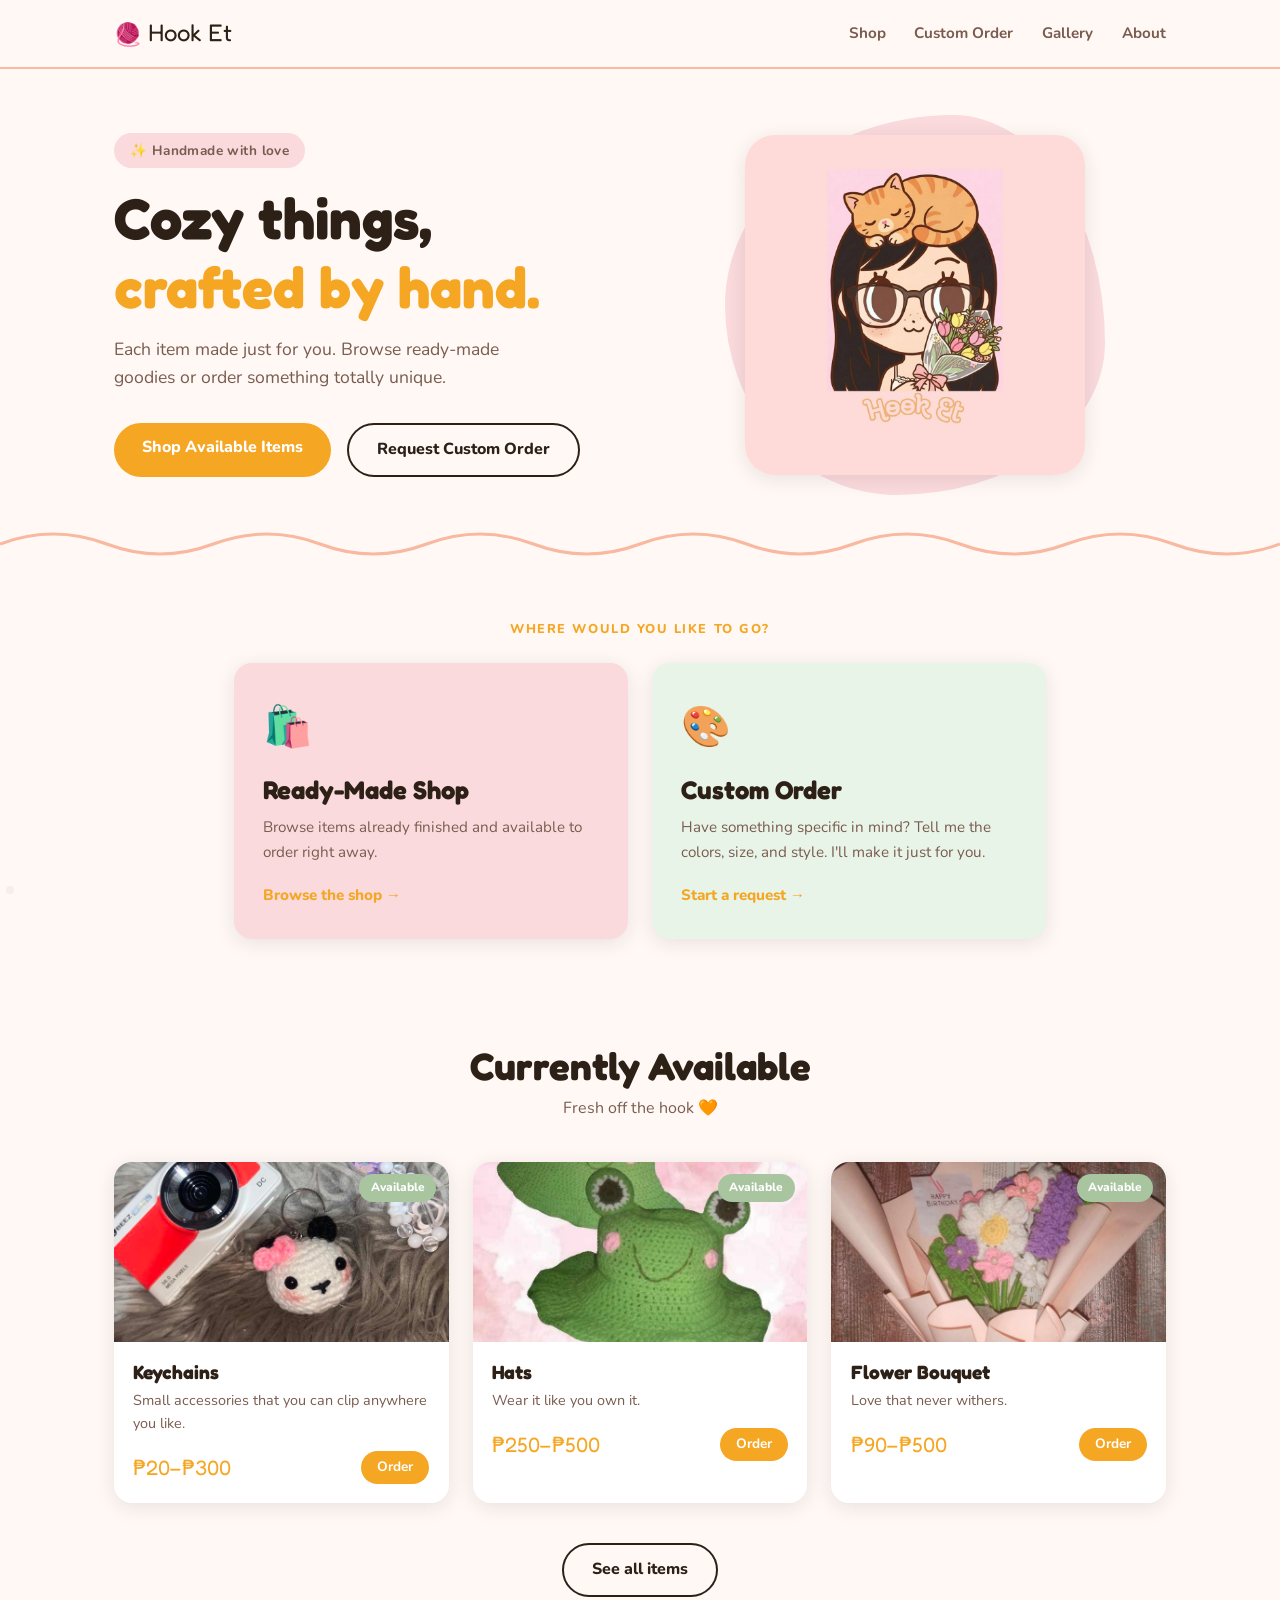
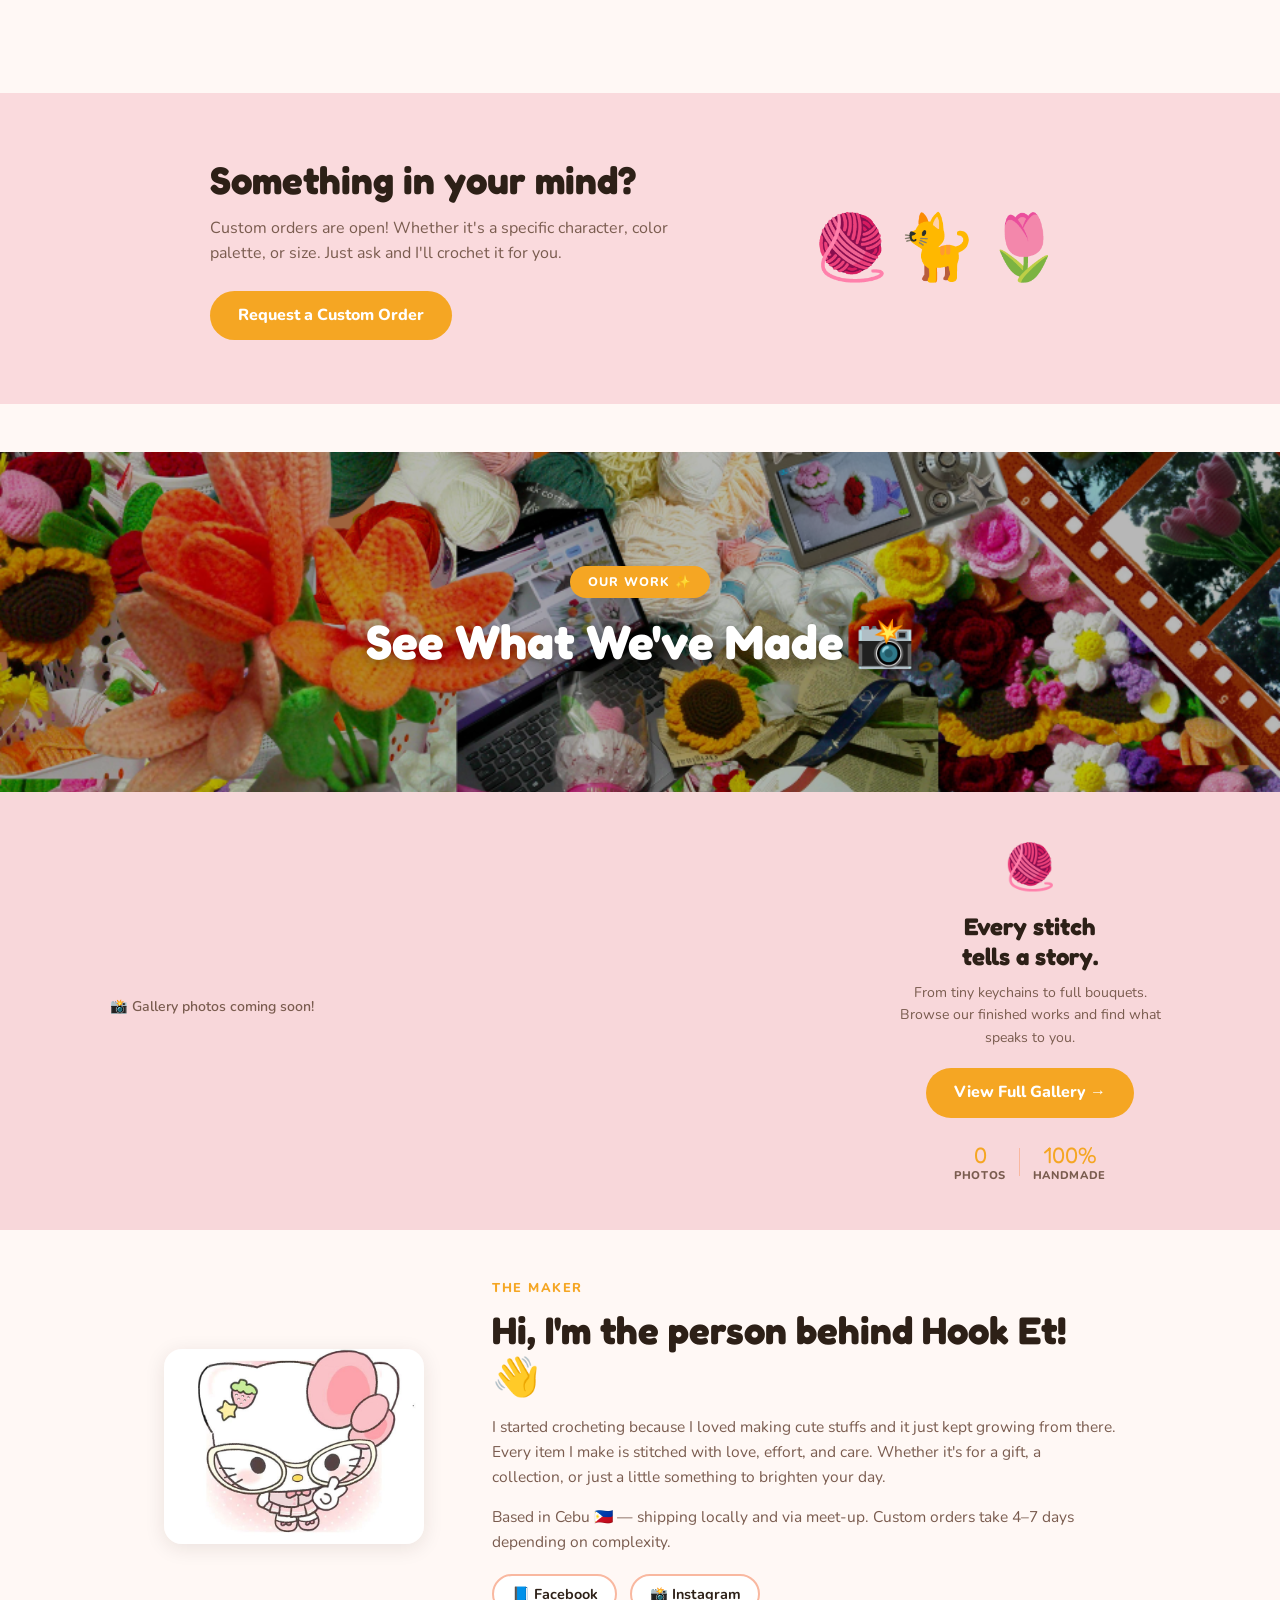
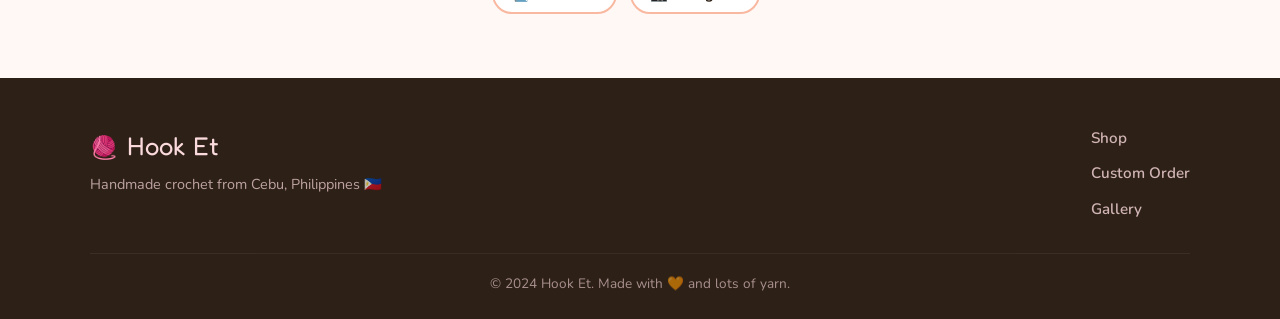
<file: index.html>
<!DOCTYPE html>
<html lang="en">
<head>
  <meta charset="UTF-8" />
  <meta name="viewport" content="width=device-width, initial-scale=1.0" />
  <title>Hook Et — Handmade Crochet</title>
  <link rel="stylesheet" href="style.css" />
  <link href="https://fonts.googleapis.com/css2?family=Fredoka+One&family=Nunito:wght@400;600;700;800&display=swap" rel="stylesheet" />
  <style>
    /* ── Featured card images ── */
    .feat-img       { width:100%; height:180px; object-fit:cover; display:block; }
    .feat-fallback  { width:100%; height:180px; }

    /* ── Gallery Showcase ── */
    .gallery-showcase { margin:0; background:var(--cream); }

    .gs-banner-wrap {
      position:relative; width:100%; height:340px;
      overflow:hidden; background:var(--charcoal);
    }
    .gs-banner-img {
      width:100%; height:100%; object-fit:cover; object-position:center;
      display:block; filter:brightness(.72); transition:transform 8s ease;
    }
    .gs-banner-wrap:hover .gs-banner-img { transform:scale(1.04); }

    .gs-banner-overlay {
      position:absolute; inset:0;
      display:flex; flex-direction:column;
      align-items:center; justify-content:center;
      text-align:center; padding:2rem; pointer-events:none;
    }
    .gs-banner-tag {
      display:inline-block; background:var(--amber); color:#fff;
      font-size:.78rem; font-weight:800; letter-spacing:.1em;
      text-transform:uppercase; padding:.35rem 1.1rem;
      border-radius:50px; margin-bottom:1rem;
    }
    .gs-banner-title {
      font-family:'Fredoka One',cursive;
      font-size:clamp(1.8rem,5vw,3rem); color:#fff;
      line-height:1.15; margin-bottom:.6rem;
      text-shadow:0 2px 12px rgba(0,0,0,.3);
    }
    .gs-banner-sub {
      color:rgba(255,255,255,.82); font-size:1rem;
      font-weight:600; max-width:420px;
    }

    .gs-bottom { background:#F8D7DA; padding:2.5rem 1.5rem 3rem; }
    .gs-bottom-inner {
      max-width:1060px; margin:0 auto;
      display:grid; grid-template-columns:1fr auto;
      gap:3rem; align-items:center;
    }

    .gs-thumbs { display:flex; gap:.7rem; flex-wrap:wrap; }
    .gs-thumb-item {
      width:110px; height:110px; border-radius:14px;
      overflow:hidden; flex-shrink:0; border:3px solid var(--peach);
      transition:transform .2s, border-color .2s; cursor:pointer;
    }
    .gs-thumb-item:hover { transform:translateY(-4px) scale(1.04); border-color:var(--amber); }
    .gs-thumb-item img { width:100%; height:100%; object-fit:cover; display:block; }
    .gs-thumbs-empty { color:var(--muted); font-size:.88rem; font-weight:600; padding:1rem 0; }

    .gs-cta-block { min-width:220px; max-width:280px; text-align:center; }
    .gs-yarn-deco {
      font-size:2.8rem; margin-bottom:.5rem;
      display:inline-block;
      animation:spinYarn 6s ease-in-out infinite;
    }
    @keyframes spinYarn {
      0%, 100% { transform:rotate(-8deg); }
      50%       { transform:rotate(8deg); }
    }
    .gs-cta-block h3 {
      font-family:'Fredoka One',cursive; font-size:1.5rem;
      color:var(--charcoal); margin-bottom:.6rem; line-height:1.25;
    }
    .gs-cta-block p { color:var(--muted); font-size:.88rem; line-height:1.6; margin-bottom:1.2rem; }
    .gs-btn { display:inline-block; margin-bottom:1.2rem; }

    .gs-stats { display:flex; align-items:center; justify-content:center; gap:.8rem; margin-top:.3rem; }
    .gs-stat { display:flex; flex-direction:column; align-items:center; line-height:1.2; }
    .gs-stat span { font-family:'Fredoka One',cursive; font-size:1.4rem; color:var(--amber); }
    .gs-stat small { font-size:.7rem; font-weight:800; text-transform:uppercase; letter-spacing:.06em; color:var(--muted); }
    .gs-stat-divider { width:1px; height:28px; background:var(--peach); }

    @media (max-width:780px) {
      .gs-bottom-inner    { grid-template-columns:1fr; gap:1.5rem; }
      .gs-cta-block       { max-width:100%; text-align:left; display:flex; flex-direction:column; align-items:flex-start; }
      .gs-stats           { justify-content:flex-start; }
      .gs-banner-wrap     { height:220px; }
      .gs-thumb-item      { width:85px; height:85px; }
    }
  </style>
</head>
<body>

  <!-- ═══════════ NAVBAR ═══════════ -->
  <header class="navbar">
    <div class="nav-inner">
      <a href="index.html" class="nav-logo">
        <span class="yarn-icon">🧶</span> Hook Et
      </a>
      <nav class="nav-links">
        <a href="Shop.html">Shop</a>
        <a href="Custom.html">Custom Order</a>
        <a href="Gallery.html">Gallery</a>
        <a href="#about">About</a>
      </nav>
      <button class="hamburger" id="hamburger" aria-label="Menu">☰</button>
    </div>
    <div class="mobile-menu" id="mobileMenu">
      <a href="Shop.html">Shop</a>
      <a href="Custom.html">Custom Order</a>
      <a href="Gallery.html">Gallery</a>
      <a href="#about">About</a>
    </div>
  </header>


  <!-- ═══════════ HERO ═══════════ -->
  <section class="hero">
    <div class="hero-content">
      <div class="hero-badge">✨ Handmade with love</div>
      <h1 class="hero-title">Cozy things,<br/><span class="accent">crafted by hand.</span></h1>
      <p class="hero-sub">
        Each item made just for you. Browse ready-made goodies or order something totally unique.
      </p>
      <div class="hero-cta">
        <a href="Shop.html"  class="btn btn-primary">Shop Available Items</a>
        <a href="Custom.html" class="btn btn-outline">Request Custom Order</a>
      </div>
    </div>
    <div class="hero-art">
      <div class="hero-blob"></div>
      <!-- Hero image — put your file at Images/cat.png -->
      <img src="Images/cat.png"
           alt="Hook Et mascot"
           class="hero-img"
           onerror="this.style.display='none'" />
    </div>
  </section>


  <!-- ═══════════ WAVY DIVIDER ═══════════ -->
  <div class="yarn-divider" aria-hidden="true">
    <svg viewBox="0 0 1200 40" xmlns="http://www.w3.org/2000/svg" preserveAspectRatio="none">
      <path d="M0,20 Q50,0 100,20 Q150,40 200,20 Q250,0 300,20 Q350,40 400,20
               Q450,0 500,20 Q550,40 600,20 Q650,0 700,20 Q750,40 800,20
               Q850,0 900,20 Q950,40 1000,20 Q1050,0 1100,20 Q1150,40 1200,20"
            fill="none" stroke="#F9B8A0" stroke-width="3" class="wave-path"/>
    </svg>
  </div>


  <!-- ═══════════ QUICK PATHS ═══════════ -->
  <section class="paths" id="paths">
    <div class="section-label">Where would you like to go?</div>
    <div class="paths-grid">

      <a href="Shop.html" class="path-card path-shop">
        <div class="path-icon">🛍️</div>
        <h2>Ready-Made Shop</h2>
        <p>Browse items already finished and available to order right away.</p>
        <span class="path-arrow">Browse the shop →</span>
      </a>

      <a href="Custom.html" class="path-card path-custom">
        <div class="path-icon">🎨</div>
        <h2>Custom Order</h2>
        <p>Have something specific in mind? Tell me the colors, size, and style. I'll make it just for you.</p>
        <span class="path-arrow">Start a request →</span>
      </a>

    </div>
  </section>


  <!-- ═══════════ FEATURED ITEMS ═══════════ -->
  <!--
    IMAGE GUIDE — Currently Available cards:
    Each card has an <img> tag. Change the src="" to your photo path.
    Put photos inside an "Images/" folder next to this file.

    Card 1 → src="Images/keychain.jpg"   (change filename to yours)
    Card 2 → src="Images/hat.jpg"
    Card 3 → src="Images/bouquet.jpg"

    If an image file is missing, the emoji fallback shows instead.
  -->
  <section class="featured" id="featured">
    <div class="section-header">
      <h2 class="section-title">Currently Available</h2>
      <p class="section-sub">Fresh off the hook 🧡</p>
    </div>

    <div class="items-grid">

      <!-- CARD 1 — change src and text below to match your product -->
      <div class="item-card">
        <div class="item-img-wrap">
          <img class="feat-img"
               src="Images/keychain.png"
               alt="Keychains"
               onerror="this.style.display='none'; this.nextElementSibling.style.display='flex';" />
          <div class="item-placeholder feat-fallback" style="background:#FFE4E8; display:none;">🧸</div>
          <span class="item-badge">Available</span>
        </div>
        <div class="item-info">
          <h3>Keychains</h3>
          <p>Small accessories that you can clip anywhere you like.</p>
          <div class="item-footer">
            <span class="item-price">₱20–₱300</span>
            <a href="Shop.html" class="btn-small">Order</a>
          </div>
        </div>
      </div>

      <!-- CARD 2 — change src and text below to match your product -->
      <div class="item-card">
        <div class="item-img-wrap">
          <img class="feat-img"
               src="Images/hat.png"
               alt="Hats"
               onerror="this.style.display='none'; this.nextElementSibling.style.display='flex';" />
          <div class="item-placeholder feat-fallback" style="background:#E8F4E8; display:none;">👜</div>
          <span class="item-badge">Available</span>
        </div>
        <div class="item-info">
          <h3>Hats</h3>
          <p>Wear it like you own it.</p>
          <div class="item-footer">
            <span class="item-price">₱250–₱500</span>
            <a href="Shop.html" class="btn-small">Order</a>
          </div>
        </div>
      </div>

      <!-- CARD 3 — change src and text below to match your product -->
      <div class="item-card">
        <div class="item-img-wrap">
          <img class="feat-img"
               src="Images/bouquet.png"
               alt="Flower Bouquet"
               onerror="this.style.display='none'; this.nextElementSibling.style.display='flex';" />
          <div class="item-placeholder feat-fallback" style="background:#FFF3E0; display:none;">🌸</div>
          <span class="item-badge">Available</span>
        </div>
        <div class="item-info">
          <h3>Flower Bouquet</h3>
          <p>Love that never withers.</p>
          <div class="item-footer">
            <span class="item-price">₱90–₱500</span>
            <a href="Shop.html" class="btn-small">Order</a>
          </div>
        </div>
      </div>

    </div>

    <div class="see-all-wrap">
      <a href="Shop.html" class="btn btn-outline">See all items</a>
    </div>
  </section>


  <!-- ═══════════ CUSTOM ORDER CTA ═══════════ -->
  <section class="custom-cta">
    <div class="cta-inner">
      <div class="cta-text">
        <h2>Something in your mind?</h2>
        <p>Custom orders are open! Whether it's a specific character, color palette, or size. Just ask and I'll crochet it for you.</p>
        <a href="Custom.html" class="btn btn-primary">Request a Custom Order</a>
      </div>
      <div class="cta-emoji" aria-hidden="true">🧶🐈🌷</div>
    </div>
  </section>


  <!-- ═══════════ GALLERY SHOWCASE ═══════════ -->
  <!--
    BANNER IMAGE — put a wide landscape photo at:  Images/gallery.png
    Recommended size: 1400 × 500 px (or similar wide ratio)
    The text title is overlaid on top of it automatically.
  -->
  <section class="gallery-showcase">

    <!-- Wide banner with text overlay -->
    <div class="gs-banner-wrap">
      <img src="Images/gallery.png"
           alt="Hook Et crochet gallery"
           class="gs-banner-img"
           onerror="this.parentElement.style.display='none'" />
      <div class="gs-banner-overlay">
        <div class="gs-banner-tag">Our Work ✨</div>
        <h2 class="gs-banner-title">See What We've Made 📸</h2>
      </div>
    </div>

    <!-- Thumbnails + CTA row -->
    <div class="gs-bottom">
      <div class="gs-bottom-inner">

        <!-- Gallery photo thumbnails (auto-filled from admin gallery) -->
        <div class="gs-thumbs" id="galleryTeaser"></div>

        <!-- Right side text + button -->
        <div class="gs-cta-block">
          <div class="gs-yarn-deco" aria-hidden="true">🧶</div>
          <h3>Every stitch<br/>tells a story.</h3>
          <p>From tiny keychains to full bouquets. Browse our finished works and find what speaks to you.</p>
          <a href="Gallery.html" class="btn btn-primary gs-btn">View Full Gallery →</a>
          <div class="gs-stats">
            <div class="gs-stat">
              <span id="gsPhotoCount">0</span>
              <small>photos</small>
            </div>
            <div class="gs-stat-divider"></div>
            <div class="gs-stat">
              <span>100%</span>
              <small>handmade</small>
            </div>
          </div>
        </div>

      </div>
    </div>

  </section>


  <!-- ═══════════ ABOUT ═══════════ -->
  <!--
    ABOUT IMAGE — change src below to your own photo.
    Put the file in: Images/avatar.png  (or any name you choose)
  -->
  <section class="about" id="about">
    <div class="about-inner">

      <div class="about-img-wrap">
        <img src="Images/avatar.png"
             alt="Hook Et owner illustration"
             class="about-img"
             onerror="this.style.opacity='0'" />
      </div>

      <div class="about-text">
        <div class="section-label">The maker</div>
        <h2>Hi, I'm the person behind Hook Et! 👋</h2>
        <p>
          I started crocheting because I loved making cute stuffs and it just kept growing from there.
          Every item I make is stitched with love, effort, and care. Whether it's for a gift, a collection,
          or just a little something to brighten your day.
        </p>
        <p>Based in Cebu 🇵🇭 — shipping locally and via meet-up. Custom orders take 4–7 days depending on complexity.</p>
        <div class="social-links">
          <!-- Change href to your real Facebook and Instagram links -->
          <a href="https://www.facebook.com/profile.php?id=61559727804406&mibextid=JRoKGi" class="social-pill">📘 Facebook</a>
          <a href="https://www.instagram.com/hook.et?igsh=MXcwbTdwYmp4d3FqZg%3D%3D"       class="social-pill">📸 Instagram</a>
        </div>
      </div>

    </div>
  </section>


  <!-- ═══════════ FOOTER ═══════════ -->
  <footer class="footer">
    <div class="footer-inner">
      <div class="footer-brand">
        <span class="yarn-icon">🧶</span>
        <span class="footer-name">Hook Et</span>
        <p>Handmade crochet from Cebu, Philippines 🇵🇭</p>
      </div>
      <div class="footer-links">
        <a href="Shop.html">Shop</a>
        <a href="Custom.html">Custom Order</a>
        <a href="Gallery.html">Gallery</a>
      </div>
    </div>
    <div class="footer-bottom">
      <p>© 2024 Hook Et. Made with 🧡 and lots of yarn.</p>
    </div>
  </footer>


  <!-- Secret admin dot — invisible, bottom-left corner, only the owner knows -->
  <a href="Admin.html" aria-hidden="true" tabindex="-1"
     style="position:fixed;bottom:6px;left:6px;width:8px;height:8px;border-radius:50%;
            background:rgba(200,200,200,0.18);display:block;z-index:9999;cursor:default;"></a>


  <script>
    /* Hamburger menu toggle */
    document.getElementById('hamburger').addEventListener('click', () => {
      document.getElementById('mobileMenu').classList.toggle('open');
    });

    /* Gallery teaser — loads up to 5 latest photos from admin gallery */
    (function () {
      const photos  = JSON.parse(localStorage.getItem('hooket_gallery') || '[]');
      const teaser  = document.getElementById('galleryTeaser');
      const counter = document.getElementById('gsPhotoCount');

      if (counter) counter.textContent = photos.length;

      if (!photos.length) {
        teaser.innerHTML = '<div class="gs-thumbs-empty">📸 Gallery photos coming soon!</div>';
        return;
      }

      teaser.innerHTML = photos.slice(0, 5).map(p =>
        `<a href="gallery.html" class="gs-thumb-item">
           <img src="${p.image}" alt="${p.label || 'Crochet work'}" loading="lazy" />
         </a>`
      ).join('');
    })();
  </script>

</body>
</html>
</file>
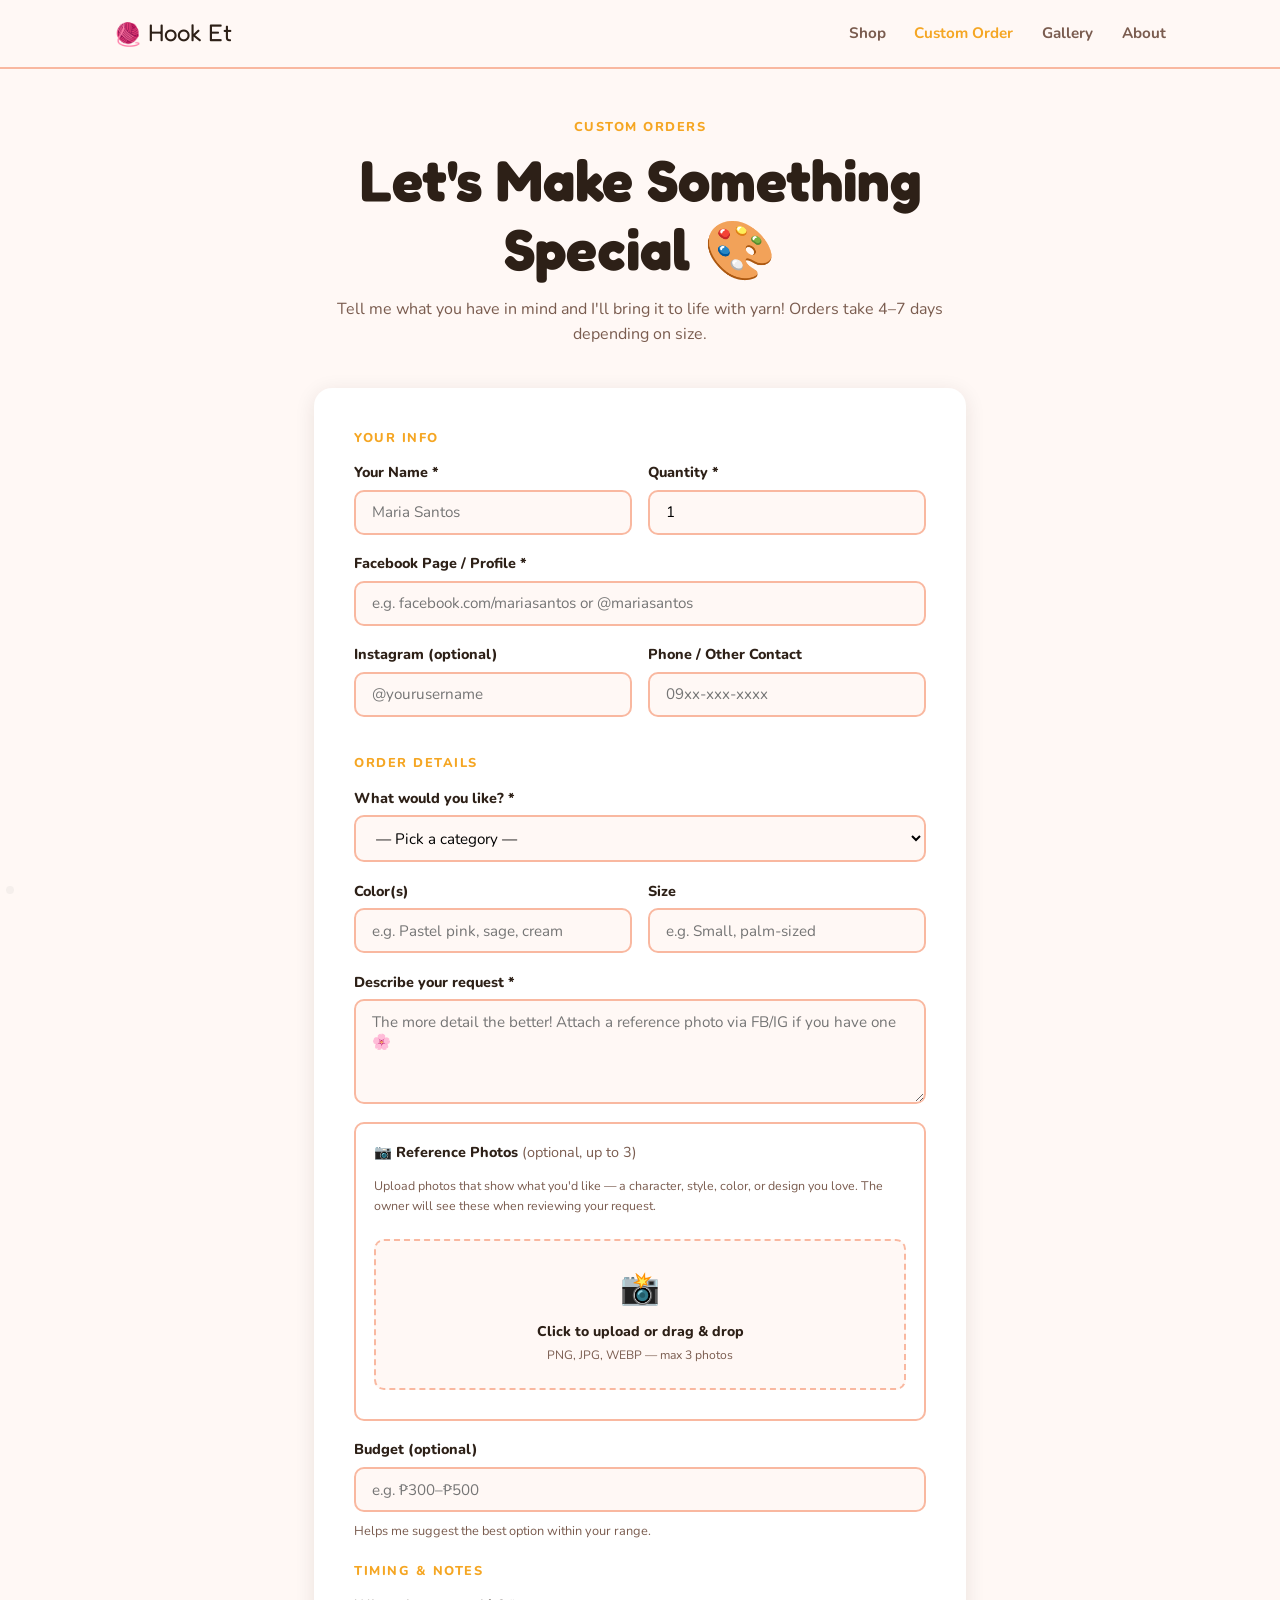
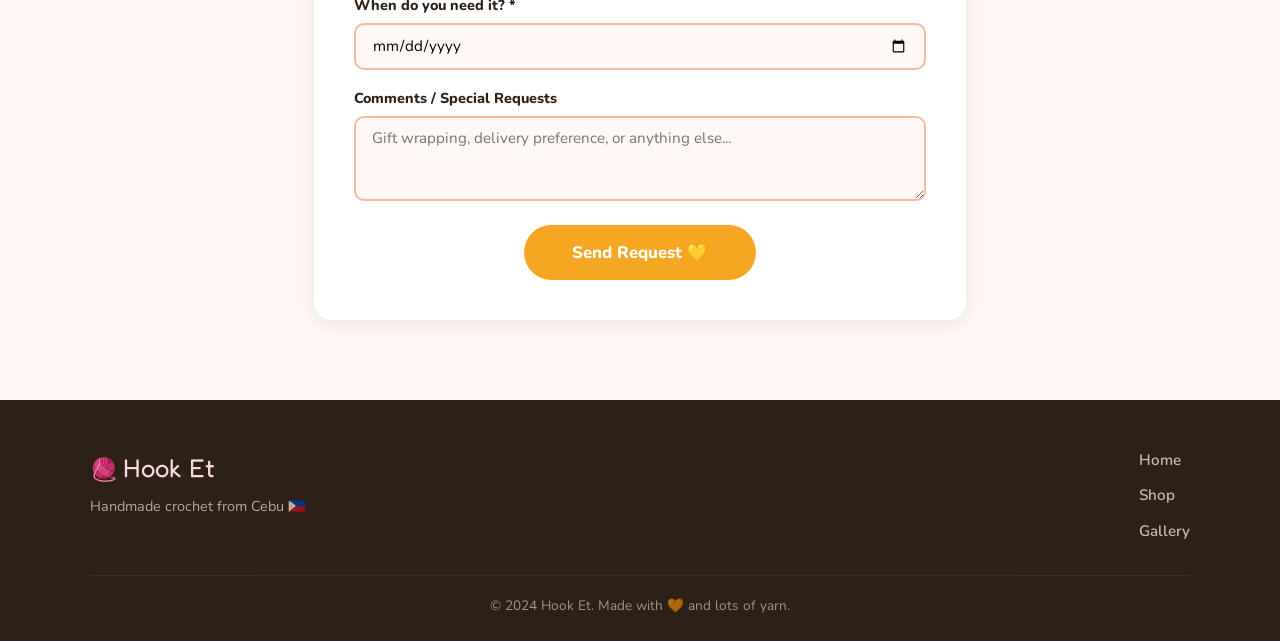
<file: Custom.html>
<!DOCTYPE html>
<html lang="en">
<head>
  <meta charset="UTF-8" />
  <meta name="viewport" content="width=device-width, initial-scale=1.0" />
  <title>Custom Order — Hook Et</title>
  <link rel="stylesheet" href="style.css" />
  <link href="https://fonts.googleapis.com/css2?family=Fredoka+One&family=Nunito:wght@400;600;700;800&display=swap" rel="stylesheet" />
  <style>
    .custom-main{max-width:700px;margin:0 auto;padding:3rem 1.5rem 5rem}
    .custom-hero{text-align:center;margin-bottom:2.5rem}
    .custom-hero h1{margin:.5rem 0 .8rem}
    .custom-hero p{color:var(--muted)}
    .custom-form{background:var(--white);border-radius:var(--radius);padding:2.5rem;box-shadow:var(--shadow)}
    .fg{margin-bottom:1.1rem;display:flex;flex-direction:column;gap:.35rem}
    .fg label{font-weight:800;font-size:.9rem;color:var(--charcoal)}
    .fg input,.fg textarea,.fg select{border:2px solid var(--peach);border-radius:var(--radius-sm);padding:.65rem 1rem;font-family:'Nunito',sans-serif;font-size:.95rem;outline:none;transition:border-color .15s;background:var(--cream)}
    .fg input:focus,.fg textarea:focus,.fg select:focus{border-color:var(--amber)}
    .form-row-2{display:grid;grid-template-columns:1fr 1fr;gap:1rem}
    .submit-wrap{text-align:center;margin-top:1.5rem}
    .submit-wrap .btn{padding:1rem 3rem;font-size:1.05rem}
    .success-msg{display:none;text-align:center;padding:2rem}
    .success-msg h2{color:var(--amber);margin-bottom:.5rem}
    .budget-note{font-size:.8rem;color:var(--muted);margin-top:.25rem}
    @media(max-width:560px){.form-row-2{grid-template-columns:1fr}}

    /* ── REFERENCE PHOTO UPLOAD ── */
    .ref-upload-label{font-weight:800;font-size:.9rem;color:var(--charcoal);display:block;margin-bottom:.4rem}
    .ref-upload-hint{font-size:.78rem;color:var(--muted);margin-bottom:.7rem;display:block}
    .ref-drop-zone{
      border:2.5px dashed var(--peach);border-radius:var(--radius-sm);
      background:var(--cream);padding:1.4rem 1rem;
      text-align:center;cursor:pointer;
      transition:border-color .2s,background .2s;
      margin-bottom:.7rem;
    }
    .ref-drop-zone:hover,.ref-drop-zone.drag-over{border-color:var(--amber);background:#fff}
    .ref-drop-zone .dz-icon{font-size:2rem;margin-bottom:.4rem}
    .ref-drop-zone .dz-text{font-weight:800;font-size:.88rem;color:var(--charcoal)}
    .ref-drop-zone .dz-sub{font-size:.76rem;color:var(--muted);margin-top:.2rem}
    /* Preview grid */
    .ref-preview-grid{display:grid;grid-template-columns:repeat(3,1fr);gap:.7rem;margin-bottom:.4rem}
    .ref-thumb{position:relative;border-radius:var(--radius-sm);overflow:hidden;aspect-ratio:1;background:var(--blush)}
    .ref-thumb img{width:100%;height:100%;object-fit:cover;display:block}
    .ref-thumb .thumb-del{
      position:absolute;top:.3rem;right:.3rem;
      background:rgba(45,32,23,.7);color:#fff;
      border:none;border-radius:50%;width:22px;height:22px;
      font-size:.7rem;line-height:22px;cursor:pointer;
      font-weight:800;text-align:center;
    }
    .ref-thumb .thumb-del:hover{background:rgba(200,0,0,.8)}
    .ref-count-note{font-size:.76rem;color:var(--muted)}
    .ref-section{margin-bottom:1.1rem;padding:1.1rem;background:var(--white);border:2px solid var(--peach);border-radius:var(--radius-sm)}


    /* ═══ CELEBRATION ═══ */
    .celebrate-overlay{position:fixed;inset:0;z-index:800;display:flex;align-items:center;justify-content:center;pointer-events:none;opacity:0;transition:opacity .4s}
    .celebrate-overlay.show{opacity:1;pointer-events:all}
    .celebrate-backdrop{position:absolute;inset:0;background:rgba(45,32,23,.55);backdrop-filter:blur(6px)}
    .celebrate-card{position:relative;z-index:2;background:#fff;border-radius:28px;padding:3rem 2.5rem 2.5rem;text-align:center;max-width:400px;width:90%;box-shadow:0 24px 60px rgba(45,32,23,.25);transform:scale(.8);transition:transform .45s cubic-bezier(.34,1.56,.64,1)}
    .celebrate-overlay.show .celebrate-card{transform:scale(1)}
    .celebrate-big-emoji{font-size:4rem;line-height:1;margin-bottom:.8rem;animation:bounceIn .6s .3s both}
    @keyframes bounceIn{0%{transform:scale(0) rotate(-10deg);opacity:0}60%{transform:scale(1.2) rotate(4deg)}100%{transform:scale(1) rotate(0);opacity:1}}
    .celebrate-card h2{font-family:'Fredoka One',cursive;font-size:2rem;color:var(--charcoal);margin-bottom:.5rem}
    .celebrate-card .thank-sub{font-size:1rem;color:var(--muted);line-height:1.6;margin-bottom:1.5rem}
    .celebrate-card .thank-name{font-family:'Fredoka One',cursive;color:var(--amber);font-size:1.1rem}
    .celebrate-close-btn{background:var(--amber);color:#fff;border:none;border-radius:50px;padding:.75rem 2rem;font-family:'Nunito',sans-serif;font-weight:800;font-size:1rem;cursor:pointer;transition:transform .15s,filter .15s}
    .celebrate-close-btn:hover{transform:translateY(-2px);filter:brightness(.92)}
    .flower-piece{position:fixed;top:-60px;font-size:1.6rem;z-index:801;pointer-events:none;animation:flowerFall linear forwards;user-select:none}
    @keyframes flowerFall{0%{transform:translateY(0) rotate(0deg) scale(1);opacity:1}80%{opacity:1}100%{transform:translateY(110vh) rotate(720deg) scale(.6);opacity:0}}
  </style>
</head>
<body>
  <header class="navbar">
    <div class="nav-inner">
      <a href="index.html" class="nav-logo"><span class="yarn-icon">🧶</span> Hook Et</a>
      <nav class="nav-links">
        <a href="Shop.html">Shop</a>
        <a href="Custom.html" style="color:var(--amber)">Custom Order</a>
        <a href="Gallery.html">Gallery</a>
        <a href="index.html#about">About</a>
      </nav>
      <button class="hamburger" id="hamburger">☰</button>
    </div>
    <div class="mobile-menu" id="mobileMenu">
      <a href="Shop.html">Shop</a>
      <a href="Custom.html">Custom Order</a>
      <a href="index.html#about">About</a>
    </div>
  </header>

  <main class="custom-main">
    <div class="custom-hero">
      <div class="section-label">Custom Orders</div>
      <h1>Let's Make Something Special 🎨</h1>
      <p>Tell me what you have in mind and I'll bring it to life with yarn! Orders take 4–7 days depending on size.</p>
    </div>

    <div class="custom-form">
      <form id="customForm">

        <!-- Contact Info -->
        <div style="margin-bottom:1.2rem">
          <div class="section-label" style="margin-bottom:.8rem">Your Info</div>
          <div class="form-row-2">
            <div class="fg">
              <label>Your Name *</label>
              <input type="text" id="cName" placeholder="Maria Santos" required />
            </div>
            <div class="fg">
              <label>Quantity *</label>
              <input type="number" id="cQty" min="1" max="50" value="1" required />
            </div>
          </div>
          <div class="fg">
            <label>Facebook Page / Profile *</label>
            <input type="text" id="cFB" placeholder="e.g. facebook.com/mariasantos or @mariasantos" required />
          </div>
          <div class="form-row-2">
            <div class="fg">
              <label>Instagram (optional)</label>
              <input type="text" id="cIG" placeholder="@yourusername" />
            </div>
            <div class="fg">
              <label>Phone / Other Contact</label>
              <input type="text" id="cPhone" placeholder="09xx-xxx-xxxx" />
            </div>
          </div>
        </div>

        <!-- Order Details -->
        <div style="margin-bottom:1.2rem">
          <div class="section-label" style="margin-bottom:.8rem">Order Details</div>
          <div class="fg">
            <label>What would you like? *</label>
            <select id="cType" required>
              <option value="">— Pick a category —</option>
              <option>Amigurumi / Plushie</option>
              <option>Bag or Tote</option>
              <option>Bouquet / Flowers</option>
              <option>Accessory (keychain, cozy, etc.)</option>
              <option>Wearable (hat, scarf, etc.)</option>
              <option>Other (describe below)</option>
            </select>
          </div>
          <div class="form-row-2">
            <div class="fg">
              <label>Color(s)</label>
              <input type="text" id="cColor" placeholder="e.g. Pastel pink, sage, cream" />
            </div>
            <div class="fg">
              <label>Size</label>
              <input type="text" id="cSize" placeholder="e.g. Small, palm-sized" />
            </div>
          </div>
          <div class="fg">
            <label>Describe your request *</label>
            <textarea id="cDesc" rows="4" placeholder="The more detail the better! Attach a reference photo via FB/IG if you have one 🌸" required></textarea>
          </div>
          <div class="fg ref-section">
            <label class="ref-upload-label">📷 Reference Photos <span style="font-weight:400;color:var(--muted)">(optional, up to 3)</span></label>
            <span class="ref-upload-hint">Upload photos that show what you'd like — a character, style, color, or design you love. The owner will see these when reviewing your request.</span>

            <!-- Preview grid (hidden when empty) -->
            <div class="ref-preview-grid" id="refPreviewGrid" style="display:none"></div>
            <span class="ref-count-note" id="refCountNote"></span>

            <!-- Drop zone (hidden when 3 photos uploaded) -->
            <div class="ref-drop-zone" id="refDropZone"
                 onclick="document.getElementById('refFileInput').click()"
                 ondragover="handleDragOver(event)"
                 ondragleave="handleDragLeave(event)"
                 ondrop="handleDrop(event)">
              <div class="dz-icon">📸</div>
              <div class="dz-text">Click to upload or drag & drop</div>
              <div class="dz-sub">PNG, JPG, WEBP — max 3 photos</div>
            </div>
            <input type="file" id="refFileInput" accept="image/*" multiple style="display:none" onchange="handleRefFiles(event)" />
          </div>
          <div class="fg">
            <label>Budget (optional)</label>
            <input type="text" id="cBudget" placeholder="e.g. ₱300–₱500" />
            <span class="budget-note">Helps me suggest the best option within your range.</span>
          </div>
        </div>

        <!-- Timing -->
        <div>
          <div class="section-label" style="margin-bottom:.8rem">Timing & Notes</div>
          <div class="fg">
            <label>When do you need it? *</label>
            <input type="date" id="cDate" required />
          </div>
          <div class="fg">
            <label>Comments / Special Requests</label>
            <textarea id="cNotes" rows="3" placeholder="Gift wrapping, delivery preference, or anything else..."></textarea>
          </div>
        </div>

        <div class="submit-wrap">
          <button type="submit" class="btn btn-primary">Send Request 💛</button>
        </div>
      </form>

      <div class="success-msg" id="successMsg">
        <div style="font-size:3rem">🧡</div>
        <h2>Request sent!</h2>
        <p style="color:var(--muted)">Thank you! I'll reach out to you via Facebook within 24 hours to discuss details, timeline, and pricing.</p>
        <a href="index.html" class="btn btn-outline" style="margin-top:1.5rem">Back to Home</a>
      </div>
    </div>
  </main>


  <!-- CELEBRATION OVERLAY -->
  <div class="celebrate-overlay" id="celebrateOverlay">
    <div class="celebrate-backdrop" onclick="closeCelebration()"></div>
    <div class="celebrate-card">
      <div class="celebrate-big-emoji">🌸</div>
      <h2>Request Sent! 🧡</h2>
      <p class="thank-sub">
        Your custom order request is in,
        <span class="thank-name" id="thankName"></span>!<br><br>
        The owner will reach out via <strong>Facebook</strong>
        within 24 hours to discuss details, timeline, and pricing. 💛
      </p>
      <p style="font-size:.82rem;color:var(--muted);margin-bottom:1.2rem">
        🌷 Thank you for supporting Hook Et — handmade with love! 🌷
      </p>
      <button class="celebrate-close-btn" onclick="closeCelebration()">
        Can't wait! 🎉
      </button>
    </div>
  </div>

  <footer class="footer">
    <div class="footer-inner">
      <div class="footer-brand"><span class="yarn-icon">🧶</span><span class="footer-name">Hook Et</span><p>Handmade crochet from Cebu 🇵🇭</p></div>
      <div class="footer-links"><a href="index.html">Home</a><a href="Shop.html">Shop</a><a href="Gallery.html">Gallery</a></div>
    </div>
    <div class="footer-bottom"><p>© 2024 Hook Et. Made with 🧡 and lots of yarn.</p></div>
  </footer>

  <!-- Secret admin dot -->
  <a href="Admin.html" aria-hidden="true" tabindex="-1"
     style="position:fixed;bottom:6px;left:6px;width:8px;height:8px;border-radius:50%;background:rgba(200,200,200,0.18);display:block;z-index:9999;cursor:default;"></a>

  <script>
    document.getElementById('customForm').onsubmit = function(e) {
      e.preventDefault();
      const order = {
        id:       Date.now(),
        type:     'custom',
        emoji:    '🎨',
        category: document.getElementById('cType').value,
        desc:     document.getElementById('cDesc').value.trim(),
        color:    document.getElementById('cColor').value.trim(),
        size:     document.getElementById('cSize').value.trim(),
        budget:   document.getElementById('cBudget').value.trim(),
        qty:      parseInt(document.getElementById('cQty').value) || 1,
        total:    null, // set by owner after discussion
        name:     document.getElementById('cName').value.trim(),
        fb:       document.getElementById('cFB').value.trim(),
        ig:       document.getElementById('cIG').value.trim(),
        phone:    document.getElementById('cPhone').value.trim(),
        deadline: document.getElementById('cDate').value,
        notes:    document.getElementById('cNotes').value.trim(),
        refImages: refImages.slice(), // reference photos as base64
        placedAt: new Date().toLocaleString('en-PH'),
        status:   'Pending'
      };
      const orders = JSON.parse(localStorage.getItem('hooket_orders') || '[]');
      orders.push(order);
      localStorage.setItem('hooket_orders', JSON.stringify(orders));
      const cName = document.getElementById('cName').value.trim();
      document.getElementById('customForm').style.display = 'none';
      document.getElementById('successMsg').style.display = 'block';
      showCelebration(cName);
    };


    /* ── REFERENCE PHOTO UPLOAD ── */
    let refImages = []; // array of base64 strings, max 3

    function handleRefFiles(e) {
      const files = Array.from(e.target.files);
      loadRefFiles(files);
      e.target.value = ''; // reset so same file can be re-added if removed
    }
    function handleDragOver(e) {
      e.preventDefault();
      document.getElementById('refDropZone').classList.add('drag-over');
    }
    function handleDragLeave(e) {
      document.getElementById('refDropZone').classList.remove('drag-over');
    }
    function handleDrop(e) {
      e.preventDefault();
      document.getElementById('refDropZone').classList.remove('drag-over');
      const files = Array.from(e.dataTransfer.files).filter(f => f.type.startsWith('image/'));
      loadRefFiles(files);
    }

    function loadRefFiles(files) {
      const remaining = 3 - refImages.length;
      if (remaining <= 0) { showRefToast('Maximum 3 photos reached.'); return; }
      const toLoad = files.slice(0, remaining);
      toLoad.forEach(file => {
        const reader = new FileReader();
        reader.onload = function(ev) {
          refImages.push(ev.target.result);
          renderRefPreviews();
        };
        reader.readAsDataURL(file);
      });
      if (files.length > remaining) showRefToast('Only ' + remaining + ' more photo(s) allowed. Extra ones were ignored.');
    }

    function renderRefPreviews() {
      const grid  = document.getElementById('refPreviewGrid');
      const zone  = document.getElementById('refDropZone');
      const note  = document.getElementById('refCountNote');

      grid.innerHTML = '';
      if (refImages.length > 0) {
        grid.style.display = 'grid';
        refImages.forEach((src, idx) => {
          const thumb = document.createElement('div');
          thumb.className = 'ref-thumb';
          thumb.innerHTML =
            '<img src="' + src + '" alt="Reference ' + (idx+1) + '" style="width:100%;height:100%;object-fit:cover;display:block;" />' +
            '<button class="thumb-del" type="button" onclick="removeRefImage(' + idx + ')" title="Remove">✕</button>';
        });
        note.textContent = refImages.length + '/3 photo' + (refImages.length > 1 ? 's' : '') + ' added';
      } else {
        grid.style.display = 'none';
        note.textContent = '';
      }

      // Hide drop zone when maxed out
      zone.style.display = refImages.length >= 3 ? 'none' : 'block';
    }

    function removeRefImage(idx) {
      refImages.splice(idx, 1);
      renderRefPreviews();
    }

    function showRefToast(msg) {
      const t = document.createElement('div');
      t.style.cssText = 'position:fixed;bottom:5rem;left:50%;transform:translateX(-50%);background:var(--charcoal);color:#fff;padding:.7rem 1.4rem;border-radius:50px;font-weight:700;font-size:.85rem;z-index:999;white-space:nowrap;opacity:0;transition:opacity .3s';
      t.textContent = msg;
      document.body.appendChild(t);
      setTimeout(() => t.style.opacity = '1', 10);
      setTimeout(() => { t.style.opacity = '0'; setTimeout(() => t.remove(), 300); }, 3000);
    }

    /* ── CELEBRATION ── */
    const FLOWERS = ['🌸','🌷','🌺','🌻','💐','🌹','🌼','✨','🪷','💮'];
    let flowerInterval = null;

    function showCelebration(name) {
      document.getElementById('thankName').textContent = name || 'friend';
      document.getElementById('celebrateOverlay').classList.add('show');
      let count = 0;
      flowerInterval = setInterval(() => {
        spawnFlower(); count++;
        if (count > 60) { clearInterval(flowerInterval); flowerInterval = null; }
      }, 120);
      for (let i = 0; i < 12; i++) setTimeout(spawnFlower, i * 60);
    }
    function spawnFlower() {
      const el = document.createElement('div');
      el.className = 'flower-piece';
      el.textContent = FLOWERS[Math.floor(Math.random() * FLOWERS.length)];
      el.style.left = (Math.random() * 100) + 'vw';
      el.style.fontSize = (1.2 + Math.random() * 1.6) + 'rem';
      const dur = 2.5 + Math.random() * 2.5;
      el.style.animationDuration = dur + 's';
      el.style.animationDelay = (Math.random() * 0.8) + 's';
      document.body.appendChild(el);
      setTimeout(() => el.remove(), (dur + 1) * 1000);
    }
    function closeCelebration() {
      document.getElementById('celebrateOverlay').classList.remove('show');
      if (flowerInterval) { clearInterval(flowerInterval); flowerInterval = null; }
      document.querySelectorAll('.flower-piece').forEach(f => f.remove());
    }

    document.getElementById('hamburger').addEventListener('click', () =>
      document.getElementById('mobileMenu').classList.toggle('open'));
  </script>
</body>
</html>
</file>
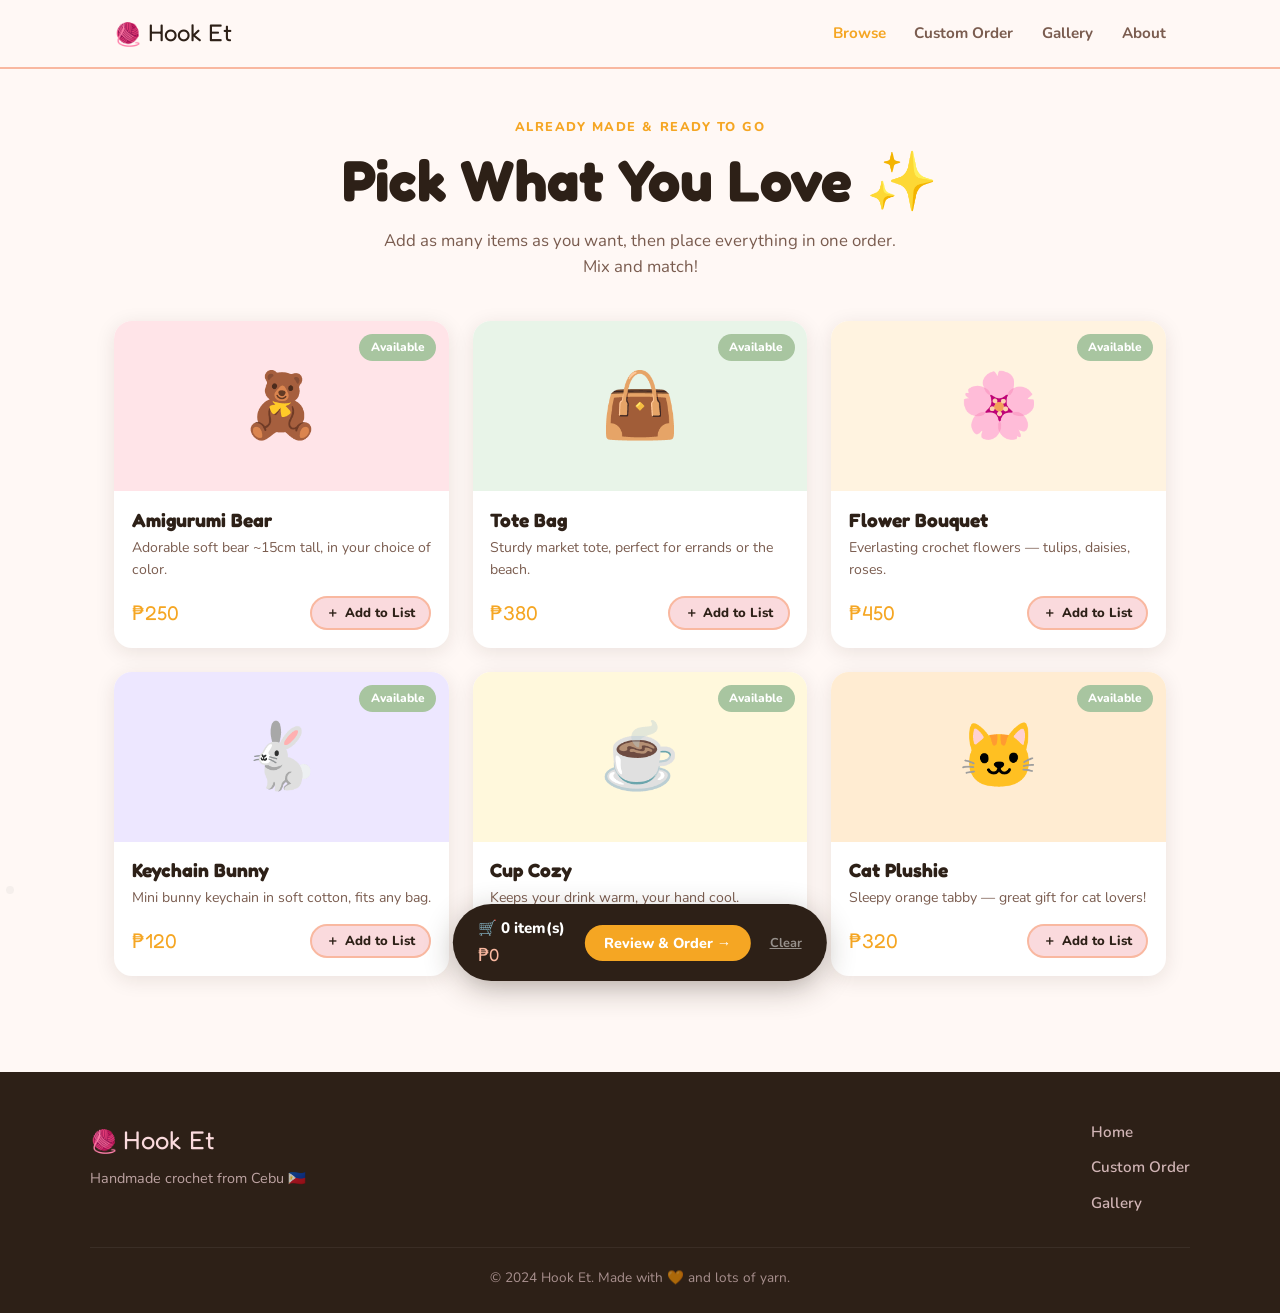
<file: Shop.html>
<!DOCTYPE html>
<html lang="en">
<head>
  <meta charset="UTF-8" />
  <meta name="viewport" content="width=device-width, initial-scale=1.0" />
  <title>Browse — Hook Et</title>
  <link rel="stylesheet" href="style.css" />
  <link href="https://fonts.googleapis.com/css2?family=Fredoka+One&family=Nunito:wght@400;600;700;800&display=swap" rel="stylesheet" />
  <style>
    .shop-main{max-width:1100px;margin:0 auto;padding:3rem 1.5rem 6rem}
    .shop-hero{text-align:center;margin-bottom:2.5rem}
    .shop-hero h1{margin:.5rem 0 .8rem}
    .shop-hero p{color:var(--muted);font-size:1.05rem;max-width:520px;margin:0 auto}
    .shop-grid{display:grid;grid-template-columns:repeat(auto-fill,minmax(270px,1fr));gap:1.5rem}
    .item-card{background:#fff;border-radius:var(--radius);overflow:hidden;box-shadow:var(--shadow);transition:transform .2s}
    .item-card:hover{transform:translateY(-4px)}
    .item-img-wrap{position:relative}
    .item-placeholder{width:100%;height:170px;display:flex;align-items:center;justify-content:center;font-size:4rem}
    .item-badge{position:absolute;top:.8rem;right:.8rem;background:var(--sage);color:#fff;font-size:.75rem;font-weight:800;padding:.25rem .7rem;border-radius:50px}
    .item-info{padding:1.1rem}
    .item-info h3{margin-bottom:.3rem}
    .item-info p{color:var(--muted);font-size:.88rem;margin-bottom:.9rem}
    .item-footer{display:flex;justify-content:space-between;align-items:center;gap:.5rem}
    .item-price{font-family:'Fredoka One',cursive;font-size:1.25rem;color:var(--amber)}
    .btn-add{display:flex;align-items:center;gap:.35rem;background:var(--blush);border:2px solid var(--peach);color:var(--charcoal);border-radius:50px;padding:.38rem .9rem;font-family:'Nunito',sans-serif;font-weight:800;font-size:.82rem;cursor:pointer;transition:all .15s}
    .btn-add:hover{background:var(--amber);border-color:var(--amber);color:#fff}
    .btn-add.added{background:var(--sage);border-color:var(--sage);color:#fff}
    .cart-bar{position:fixed;bottom:1.2rem;left:50%;transform:translateX(-50%) translateY(100px);background:var(--charcoal);color:#fff;border-radius:50px;padding:.75rem 1.6rem;display:flex;align-items:center;gap:1.2rem;box-shadow:0 8px 30px rgba(45,32,23,.3);z-index:400;transition:transform .35s cubic-bezier(.34,1.56,.64,1);white-space:nowrap}
    .cart-bar.visible{transform:translateX(-50%) translateY(0)}
    .cart-bar .cb-text{font-weight:800;font-size:.95rem}
    .cart-bar .cb-total{font-family:'Fredoka One',cursive;font-size:1.1rem;color:var(--peach)}
    .cart-bar .cb-btn{background:var(--amber);color:#fff;border:none;border-radius:50px;padding:.5rem 1.2rem;font-family:'Nunito',sans-serif;font-weight:800;font-size:.9rem;cursor:pointer;transition:filter .15s}
    .cart-bar .cb-btn:hover{filter:brightness(.9)}
    .cart-bar .cb-clear{background:transparent;border:none;color:rgba(255,255,255,.5);font-size:.8rem;cursor:pointer;font-family:'Nunito',sans-serif;font-weight:700;padding:0;text-decoration:underline}
    .cart-bar .cb-clear:hover{color:#fff}
    .modal-overlay{display:none;position:fixed;inset:0;background:rgba(45,32,23,.45);backdrop-filter:blur(4px);z-index:500;align-items:center;justify-content:center;padding:1rem;overflow-y:auto}
    .modal-overlay.open{display:flex}
    .modal{background:#fff;border-radius:var(--radius);padding:2rem;max-width:560px;width:100%;position:relative;box-shadow:0 20px 50px rgba(45,32,23,.22);animation:popIn .2s ease;max-height:92vh;overflow-y:auto}
    @keyframes popIn{from{transform:scale(.93);opacity:0}to{transform:scale(1);opacity:1}}
    .modal-close{position:absolute;top:1rem;right:1rem;background:var(--blush);border:none;border-radius:50%;width:32px;height:32px;cursor:pointer;font-size:1rem;line-height:32px;z-index:1}
    .cart-summary{background:var(--cream);border-radius:var(--radius-sm);padding:1rem;margin-bottom:1.2rem}
    .cart-summary-title{font-family:'Fredoka One',cursive;font-size:1rem;margin-bottom:.7rem;color:var(--charcoal)}
    .cart-row{display:flex;align-items:center;gap:.6rem;margin-bottom:.5rem;font-size:.9rem}
    .cart-row .cr-emoji{font-size:1.2rem;width:1.6rem;text-align:center}
    .cart-row .cr-name{flex:1;font-weight:700}
    .cart-row .cr-qty-wrap{display:flex;align-items:center;gap:.3rem}
    .cr-qty-btn{background:var(--blush);border:none;border-radius:50%;width:22px;height:22px;font-size:.9rem;cursor:pointer;line-height:22px;font-weight:800;color:var(--charcoal)}
    .cr-qty-btn:hover{background:var(--peach)}
    .cr-qty-num{font-weight:800;min-width:1.2rem;text-align:center;font-size:.9rem}
    .cart-row .cr-price{font-family:'Fredoka One',cursive;color:var(--amber);min-width:60px;text-align:right}
    .cart-row .cr-del{background:none;border:none;cursor:pointer;color:#f87171;font-size:1rem;line-height:1}
    .cart-divider{border:none;border-top:1.5px dashed var(--peach);margin:.6rem 0}
    .cart-total-row{display:flex;justify-content:space-between;align-items:center;font-weight:800}
    .cart-total-row .ct-label{font-size:.9rem;color:var(--muted)}
    .cart-total-row .ct-num{font-family:'Fredoka One',cursive;font-size:1.5rem;color:var(--amber)}
    .fg{margin-bottom:.9rem;display:flex;flex-direction:column;gap:.3rem}
    .fg label{font-weight:800;font-size:.85rem;color:var(--charcoal)}
    .fg input,.fg textarea{border:2px solid var(--peach);border-radius:var(--radius-sm);padding:.6rem .9rem;font-family:'Nunito',sans-serif;font-size:.9rem;outline:none;transition:border-color .15s;background:var(--cream)}
    .fg input:focus,.fg textarea:focus{border-color:var(--amber)}
    .form-row-2{display:grid;grid-template-columns:1fr 1fr;gap:.8rem}
    .modal-divider{border:none;border-top:2px dashed var(--peach);margin:1rem 0}
    .modal-note{text-align:center;font-size:.8rem;color:var(--muted);margin-top:.8rem}
    .toast{position:fixed;bottom:1.5rem;left:50%;transform:translateX(-50%) translateY(20px);background:var(--charcoal);color:#fff;padding:.9rem 1.8rem;border-radius:50px;font-weight:700;font-size:.95rem;opacity:0;transition:all .35s;z-index:999;pointer-events:none;white-space:nowrap}
    .toast.show{opacity:1;transform:translateX(-50%) translateY(0)}
    .empty-shop{text-align:center;padding:4rem 1rem;color:var(--muted);grid-column:1/-1}
    .empty-shop div{font-size:3rem;margin-bottom:.8rem}
    @media(max-width:480px){.form-row-2{grid-template-columns:1fr}.cart-bar{width:92%;justify-content:space-between}}

    /* ═══════════════════════════════════════
       CELEBRATION OVERLAY — Thank You Screen
    ═══════════════════════════════════════ */
    .celebrate-overlay{
      position:fixed;inset:0;z-index:800;
      display:flex;align-items:center;justify-content:center;
      pointer-events:none;opacity:0;
      transition:opacity .4s;
    }
    .celebrate-overlay.show{opacity:1;pointer-events:all}

    /* Dark soft backdrop */
    .celebrate-backdrop{
      position:absolute;inset:0;
      background:rgba(45,32,23,.55);
      backdrop-filter:blur(6px);
    }

    /* Thank you card */
    .celebrate-card{
      position:relative;z-index:2;
      background:#fff;
      border-radius:28px;
      padding:3rem 2.5rem 2.5rem;
      text-align:center;
      max-width:400px;width:90%;
      box-shadow:0 24px 60px rgba(45,32,23,.25);
      transform:scale(.8);
      transition:transform .45s cubic-bezier(.34,1.56,.64,1);
    }
    .celebrate-overlay.show .celebrate-card{transform:scale(1)}

    .celebrate-big-emoji{font-size:4rem;line-height:1;margin-bottom:.8rem;animation:bounceIn .6s .3s both}
    @keyframes bounceIn{
      0%  {transform:scale(0) rotate(-10deg);opacity:0}
      60% {transform:scale(1.2) rotate(4deg)}
      100%{transform:scale(1) rotate(0);opacity:1}
    }
    .celebrate-card h2{
      font-family:'Fredoka One',cursive;
      font-size:2rem;color:var(--charcoal);
      margin-bottom:.5rem;
    }
    .celebrate-card .thank-sub{
      font-size:1rem;color:var(--muted);
      line-height:1.6;margin-bottom:1.5rem;
    }
    .celebrate-card .thank-name{
      font-family:'Fredoka One',cursive;
      color:var(--amber);font-size:1.1rem;
    }
    .celebrate-close-btn{
      background:var(--amber);color:#fff;border:none;
      border-radius:50px;padding:.75rem 2rem;
      font-family:'Nunito',sans-serif;font-weight:800;
      font-size:1rem;cursor:pointer;
      transition:transform .15s,filter .15s;
    }
    .celebrate-close-btn:hover{transform:translateY(-2px);filter:brightness(.92)}

    /* ── FALLING FLOWERS ── */
    .flower-piece{
      position:fixed;
      top:-60px;
      font-size:1.6rem;
      z-index:801;
      pointer-events:none;
      animation:flowerFall linear forwards;
      user-select:none;
    }
    @keyframes flowerFall{
      0%  {transform:translateY(0) rotate(0deg) scale(1);opacity:1}
      80% {opacity:1}
      100%{transform:translateY(110vh) rotate(720deg) scale(.6);opacity:0}
    }

  </style>
</head>
<body>

  <header class="navbar">
    <div class="nav-inner">
      <a href="index.html" class="nav-logo"><span class="yarn-icon">🧶</span> Hook Et</a>
      <nav class="nav-links">
        <a href="shop.html" style="color:var(--amber)">Browse</a>
        <a href="custom.html">Custom Order</a>
        <a href="gallery.html">Gallery</a>
        <a href="index.html#about">About</a>
      </nav>
      <button class="hamburger" id="hamburger">☰</button>
    </div>
    <div class="mobile-menu" id="mobileMenu">
      <a href="shop.html">Browse</a>
      <a href="custom.html">Custom Order</a>
      <a href="index.html#about">About</a>
    </div>
  </header>

  <main class="shop-main">
    <div class="shop-hero">
      <div class="section-label">Already Made &amp; Ready to Go</div>
      <h1>Pick What You Love ✨</h1>
      <p>Add as many items as you want, then place everything in one order. Mix and match!</p>
    </div>
    <div class="shop-grid" id="shopGrid"></div>
  </main>

  <div class="cart-bar" id="cartBar">
    <div>
      <div class="cb-text">🛒 <span id="cbCount">0</span> item(s)</div>
      <div class="cb-total" id="cbTotal">₱0</div>
    </div>
    <button class="cb-btn" onclick="openModal()">Review &amp; Order →</button>
    <button class="cb-clear" onclick="clearCart()">Clear</button>
  </div>

  <!-- ORDER MODAL -->
  <div class="modal-overlay" id="modalOverlay">
    <div class="modal">
      <button class="modal-close" id="modalClose">✕</button>
      <h2 style="margin-bottom:.3rem">Your Order List 🧺</h2>
      <p style="color:var(--muted);font-size:.88rem;margin-bottom:1rem">Review your items, adjust quantities, then fill in your details.</p>
      <div class="cart-summary" id="cartSummary"></div>
      <hr class="modal-divider"/>
      <form id="orderForm">
        <div class="form-row-2">
          <div class="fg"><label>Your Name *</label><input type="text" id="buyerName" placeholder="e.g. Maria Santos" required /></div>
          <div class="fg"><label>When do you need it? *</label><input type="date" id="buyerDeadline" required /></div>
        </div>
        <div class="fg"><label>Facebook Page / Profile *</label><input type="text" id="buyerFB" placeholder="e.g. @mariasantos" required /></div>
        <div class="form-row-2">
          <div class="fg"><label>Instagram (optional)</label><input type="text" id="buyerIG" placeholder="@yourusername" /></div>
          <div class="fg"><label>Phone / Other Contact</label><input type="text" id="buyerPhone" placeholder="09xx-xxx-xxxx" /></div>
        </div>
        <div class="fg"><label>Color Preferences</label><input type="text" id="colorPref" placeholder="e.g. Bear in lavender, bouquet in pink…" /></div>
        <div class="fg"><label>Comments / Special Requests</label><textarea id="orderNotes" rows="3" placeholder="Gift wrapping, delivery, anything else…"></textarea></div>
        <button type="submit" class="btn btn-primary" style="width:100%;margin-top:.6rem;padding:.9rem;font-size:1rem">Place Order 💛</button>
      </form>
      <p class="modal-note">The owner will contact you via Facebook to confirm and arrange payment &amp; delivery.</p>
    </div>
  </div>


  <!-- ═══════════════════════════════════════
       CELEBRATION OVERLAY (shown after order)
  ═══════════════════════════════════════ -->
  <div class="celebrate-overlay" id="celebrateOverlay">
    <div class="celebrate-backdrop" onclick="closeCelebration()"></div>
    <div class="celebrate-card">
      <div class="celebrate-big-emoji">🌸</div>
      <h2>Thank You! 🧡</h2>
      <p class="thank-sub">
        Your order has been placed,
        <span class="thank-name" id="thankName"></span>!<br><br>
        The owner will reach out to you via
        <strong>Facebook</strong> soon to confirm your order
        and arrange payment &amp; delivery. 💛
      </p>
      <p style="font-size:.82rem;color:var(--muted);margin-bottom:1.2rem">
        🌷 Thank you for supporting Hook Et — handmade with love! 🌷
      </p>
      <button class="celebrate-close-btn" onclick="closeCelebration()">
        Yay, can't wait! 🎉
      </button>
    </div>
  </div>

  <!-- Secret admin dot -->
  <a href="admin.html" aria-hidden="true" tabindex="-1"
     style="position:fixed;bottom:6px;left:6px;width:8px;height:8px;border-radius:50%;background:rgba(200,200,200,0.18);display:block;z-index:9999;cursor:default;"></a>

  <footer class="footer">
    <div class="footer-inner">
      <div class="footer-brand"><span class="yarn-icon">🧶</span><span class="footer-name">Hook Et</span><p>Handmade crochet from Cebu 🇵🇭</p></div>
      <div class="footer-links"><a href="index.html">Home</a><a href="custom.html">Custom Order</a><a href="gallery.html">Gallery</a></div>
    </div>
    <div class="footer-bottom"><p>© 2024 Hook Et. Made with 🧡 and lots of yarn.</p></div>
  </footer>

  <script>
    /* ── DEFAULT PRODUCTS (used only when owner hasn't set any yet) ── */
    const DEFAULT_PRODUCTS = [
      { id:1, name:"Amigurumi Bear",  desc:"Adorable soft bear ~15cm tall, in your choice of color.", price:250, emoji:"🧸", bg:"#FFE4E8" },
      { id:2, name:"Tote Bag",        desc:"Sturdy market tote, perfect for errands or the beach.",   price:380, emoji:"👜", bg:"#E8F4E8" },
      { id:3, name:"Flower Bouquet",  desc:"Everlasting crochet flowers — tulips, daisies, roses.",   price:450, emoji:"🌸", bg:"#FFF3E0" },
      { id:4, name:"Keychain Bunny",  desc:"Mini bunny keychain in soft cotton, fits any bag.",       price:120, emoji:"🐇", bg:"#EDE7FF" },
      { id:5, name:"Cup Cozy",        desc:"Keeps your drink warm, your hand cool.",                  price:180, emoji:"☕", bg:"#FFF8DC" },
      { id:6, name:"Cat Plushie",     desc:"Sleepy orange tabby — great gift for cat lovers!",        price:320, emoji:"🐱", bg:"#FFECD2" },
    ];

    function getProducts() {
      const stored = localStorage.getItem('hooket_products');
      if (stored) return JSON.parse(stored);
      // First visit — seed defaults
      localStorage.setItem('hooket_products', JSON.stringify(DEFAULT_PRODUCTS));
      return DEFAULT_PRODUCTS;
    }

    let ITEMS = getProducts();
    let cart  = [];

    function cartTotal()      { return cart.reduce((s,c) => s + c.item.price * c.qty, 0); }
    function cartCount()      { return cart.reduce((s,c) => s + c.qty, 0); }
    function findCartEntry(id){ return cart.find(c => c.item.id === id); }

    /* ── BUILD GRID ── */
    function buildGrid() {
      ITEMS = getProducts();
      const grid = document.getElementById('shopGrid');
      grid.innerHTML = '';
      if (!ITEMS.length) {
        grid.innerHTML = '<div class="empty-shop"><div>🧶</div><p>No items available right now. Check back soon!</p></div>';
        return;
      }
      ITEMS.forEach(item => {
        const card = document.createElement('div');
        card.className = 'item-card';
        card.id = 'card_' + item.id;
        // Show real photo if owner uploaded one, else show emoji placeholder
        const mediaHTML = item.image
          ? `<img src="${item.image}" alt="${item.name}" style="width:100%;height:170px;object-fit:cover;display:block;" />`
          : `<div class="item-placeholder" style="background:${item.bg||'#FFF0F0'}">${item.emoji||'🧶'}</div>`;
        card.innerHTML = `
          <div class="item-img-wrap">
            ${mediaHTML}
            <span class="item-badge">Available</span>
          </div>
          <div class="item-info">
            <h3>${item.name}</h3>
            <p>${item.desc}</p>
            <div class="item-footer">
              <span class="item-price">₱${Number(item.price).toLocaleString()}</span>
              <button class="btn-add" id="btn_${item.id}" onclick="addToCart(${item.id})">
                <span>＋</span> Add to List
              </button>
            </div>
          </div>`;
        grid.appendChild(card);
      });
    }
    buildGrid();

    /* ── CART ACTIONS ── */
    function addToCart(id) {
      const item  = ITEMS.find(i => i.id === id);
      const entry = findCartEntry(id);
      if (entry) entry.qty++;
      else cart.push({ item, qty:1 });
      updateCartUI();
      const btn = document.getElementById('btn_' + id);
      btn.classList.add('added');
      btn.innerHTML = '<span>✓</span> Added!';
      setTimeout(() => {
        btn.classList.remove('added');
        btn.innerHTML = findCartEntry(id) ? '<span>＋</span> Add More' : '<span>＋</span> Add to List';
      }, 1000);
    }

    function removeFromCart(id) {
      cart = cart.filter(c => c.item.id !== id);
      const btn = document.getElementById('btn_' + id);
      if (btn) { btn.classList.remove('added'); btn.innerHTML = '<span>＋</span> Add to List'; }
      updateCartUI();
      refreshCartSummary();
    }

    function changeQty(id, delta) {
      const entry = findCartEntry(id);
      if (!entry) return;
      entry.qty = Math.max(1, entry.qty + delta);
      updateCartUI();
      refreshCartSummary();
    }

    function clearCart() {
      cart = [];
      ITEMS.forEach(i => {
        const btn = document.getElementById('btn_' + i.id);
        if (btn) { btn.classList.remove('added'); btn.innerHTML = '<span>＋</span> Add to List'; }
      });
      updateCartUI();
    }

    function updateCartUI() {
      const count = cartCount();
      document.getElementById('cbCount').textContent = count;
      document.getElementById('cbTotal').textContent = '₱' + cartTotal().toLocaleString();
      document.getElementById('cartBar').classList.toggle('visible', count > 0);
      ITEMS.forEach(item => {
        const btn = document.getElementById('btn_' + item.id);
        if (btn && !btn.classList.contains('added'))
          btn.innerHTML = findCartEntry(item.id) ? '<span>＋</span> Add More' : '<span>＋</span> Add to List';
      });
    }

    function refreshCartSummary() {
      const el = document.getElementById('cartSummary');
      if (!cart.length) {
        el.innerHTML = '<p style="color:var(--muted);font-size:.88rem;text-align:center">Your list is empty. Close and add some items!</p>';
        return;
      }
      el.innerHTML = `
        <div class="cart-summary-title">🛒 Your Order List</div>
        ${cart.map(c => `
          <div class="cart-row">
            <span class="cr-emoji">${c.item.emoji}</span>
            <span class="cr-name">${c.item.name}</span>
            <div class="cr-qty-wrap">
              <button class="cr-qty-btn" onclick="changeQty(${c.item.id},-1)">−</button>
              <span class="cr-qty-num">${c.qty}</span>
              <button class="cr-qty-btn" onclick="changeQty(${c.item.id},1)">+</button>
            </div>
            <span class="cr-price">₱${(c.item.price * c.qty).toLocaleString()}</span>
            <button class="cr-del" onclick="removeFromCart(${c.item.id})" title="Remove">✕</button>
          </div>`).join('')}
        <div class="cart-divider"></div>
        <div class="cart-total-row">
          <span class="ct-label">Estimated Total</span>
          <span class="ct-num">₱${cartTotal().toLocaleString()}</span>
        </div>`;
    }

    /* ── MODAL ── */
    function openModal() {
      if (!cart.length) { showToast('Add at least one item first! 🧸'); return; }
      refreshCartSummary();
      document.getElementById('modalOverlay').classList.add('open');
    }
    document.getElementById('modalClose').onclick = () =>
      document.getElementById('modalOverlay').classList.remove('open');
    document.getElementById('modalOverlay').onclick = e => {
      if (e.target === document.getElementById('modalOverlay'))
        document.getElementById('modalOverlay').classList.remove('open');
    };

    /* ── SUBMIT ORDER ── */
    document.getElementById('orderForm').onsubmit = function(e) {
      e.preventDefault();
      if (!cart.length) { showToast('Your list is empty!'); return; }
      const order = {
        id:       Date.now(),
        type:     'browse',
        emoji:    '🛒',
        items:    cart.map(c => ({ name:c.item.name, emoji:c.item.emoji, price:c.item.price, qty:c.qty, sub:c.item.price*c.qty })),
        total:    cartTotal(),
        qty:      cartCount(),
        name:     document.getElementById('buyerName').value.trim(),
        fb:       document.getElementById('buyerFB').value.trim(),
        ig:       document.getElementById('buyerIG').value.trim(),
        phone:    document.getElementById('buyerPhone').value.trim(),
        color:    document.getElementById('colorPref').value.trim(),
        deadline: document.getElementById('buyerDeadline').value,
        notes:    document.getElementById('orderNotes').value.trim(),
        placedAt: new Date().toLocaleString('en-PH'),
        status:   'Pending'
      };
      const orders = JSON.parse(localStorage.getItem('hooket_orders') || '[]');
      orders.push(order);
      localStorage.setItem('hooket_orders', JSON.stringify(orders));
      const buyerNameVal = document.getElementById('buyerName').value.trim();
      document.getElementById('modalOverlay').classList.remove('open');
      this.reset();
      clearCart();
      showCelebration(buyerNameVal);
    };

    /* ── TOAST (for minor messages) ── */
    function showToast(msg) {
      const t = document.createElement('div');
      t.className = 'toast'; t.textContent = msg;
      document.body.appendChild(t);
      setTimeout(() => t.classList.add('show'), 10);
      setTimeout(() => { t.classList.remove('show'); setTimeout(() => t.remove(), 400); }, 4000);
    }

    /* ── CELEBRATION ── */
    const FLOWERS = ['🌸','🌷','🌺','🌻','💐','🌹','🌼','✨','🪷','💮'];
    let flowerInterval = null;

    function showCelebration(name) {
      // Set name in thank you card
      document.getElementById('thankName').textContent = name || 'friend';

      // Show overlay
      const overlay = document.getElementById('celebrateOverlay');
      overlay.classList.add('show');

      // Start dropping flowers
      let count = 0;
      flowerInterval = setInterval(() => {
        spawnFlower();
        count++;
        if (count > 60) { clearInterval(flowerInterval); flowerInterval = null; }
      }, 120);

      // Also do a burst of 12 right away
      for (let i = 0; i < 12; i++) {
        setTimeout(spawnFlower, i * 60);
      }
    }

    function spawnFlower() {
      const el = document.createElement('div');
      el.className = 'flower-piece';
      el.textContent = FLOWERS[Math.floor(Math.random() * FLOWERS.length)];

      // Random horizontal position
      el.style.left = (Math.random() * 100) + 'vw';

      // Random size between 1.2rem and 2.8rem
      el.style.fontSize = (1.2 + Math.random() * 1.6) + 'rem';

      // Random fall duration between 2.5s and 5s
      const dur = 2.5 + Math.random() * 2.5;
      el.style.animationDuration = dur + 's';

      // Random horizontal drift via translate X
      const drift = (Math.random() - 0.5) * 200;
      el.style.setProperty('--drift', drift + 'px');

      // Random start delay so they don't all start together
      el.style.animationDelay = (Math.random() * 0.8) + 's';

      document.body.appendChild(el);
      setTimeout(() => el.remove(), (dur + 1) * 1000);
    }

    function closeCelebration() {
      const overlay = document.getElementById('celebrateOverlay');
      overlay.classList.remove('show');
      if (flowerInterval) { clearInterval(flowerInterval); flowerInterval = null; }
      // Remove any leftover flower pieces
      document.querySelectorAll('.flower-piece').forEach(f => f.remove());
    }

    document.getElementById('hamburger').addEventListener('click', () =>
      document.getElementById('mobileMenu').classList.toggle('open'));
  </script>
</body>
</html>
</file>
<file: style.css>
/* ── Hook Et — style.css ── */

/* ── TOKENS ── */
:root {
  --blush:    #FADADD;
  --cream:    #FFF8F5;
  --peach:    #F9B8A0;
  --amber:    #F5A623;
  --sage:     #A8C5A0;
  --charcoal: #2D2017;
  --muted:    #7A5C4F;
  --white:    #FFFFFF;
  --shadow:   0 4px 20px rgba(45,32,23,.10);
  --radius:   18px;
  --radius-sm: 10px;
}

/* ── RESET ── */
*, *::before, *::after { box-sizing: border-box; margin: 0; padding: 0; }
html { scroll-behavior: smooth; }
body {
  font-family: 'Nunito', sans-serif;
  background: var(--cream);
  color: var(--charcoal);
  line-height: 1.6;
  overflow-x: hidden;
}
a { text-decoration: none; color: inherit; }
img { max-width: 100%; display: block; }

/* ── TYPOGRAPHY ── */
h1, h2, h3 { font-family: 'Fredoka One', cursive; line-height: 1.2; }
h1 { font-size: clamp(2rem, 5vw, 3.6rem); }
h2 { font-size: clamp(1.5rem, 3vw, 2.4rem); }
h3 { font-size: 1.2rem; }

/* ── BUTTONS ── */
.btn {
  display: inline-block;
  padding: .75rem 1.75rem;
  border-radius: 50px;
  font-family: 'Nunito', sans-serif;
  font-weight: 800;
  font-size: 1rem;
  cursor: pointer;
  transition: transform .15s, box-shadow .15s;
  border: none;
}
.btn:hover { transform: translateY(-2px); box-shadow: 0 6px 18px rgba(45,32,23,.15); }
.btn-primary { background: var(--amber); color: var(--white); }
.btn-outline  { background: transparent; color: var(--charcoal); border: 2.5px solid var(--charcoal); }
.btn-outline:hover { background: var(--charcoal); color: var(--white); }
.btn-small {
  display: inline-block;
  padding: .35rem 1rem;
  border-radius: 50px;
  background: var(--amber);
  color: var(--white);
  font-weight: 700;
  font-size: .85rem;
  transition: transform .15s;
}
.btn-small:hover { transform: translateY(-2px); }

/* ── NAVBAR ── */
.navbar {
  position: sticky;
  top: 0;
  z-index: 100;
  background: rgba(255,248,245,.92);
  backdrop-filter: blur(10px);
  border-bottom: 2px solid var(--peach);
}
.nav-inner {
  max-width: 1100px;
  margin: 0 auto;
  padding: .9rem 1.5rem;
  display: flex;
  align-items: center;
  justify-content: space-between;
  gap: 1rem;
}
.nav-logo {
  font-family: 'Fredoka One', cursive;
  font-size: 1.5rem;
  color: var(--charcoal);
  display: flex;
  align-items: center;
  gap: .4rem;
}
.yarn-icon { font-size: 1.4rem; }
.nav-links {
  display: flex;
  gap: 1.8rem;
  align-items: center;
}
.nav-links a {
  font-weight: 700;
  font-size: .95rem;
  color: var(--muted);
  transition: color .15s;
}
.nav-links a:hover { color: var(--amber); }
.nav-admin {
  background: var(--blush);
  padding: .4rem 1rem;
  border-radius: 50px;
  color: var(--charcoal) !important;
  font-size: .85rem !important;
}
.hamburger {
  display: none;
  background: none;
  border: none;
  font-size: 1.5rem;
  cursor: pointer;
  color: var(--charcoal);
}
.mobile-menu {
  display: none;
  flex-direction: column;
  padding: 1rem 1.5rem;
  gap: 1rem;
  border-top: 1px solid var(--peach);
}
.mobile-menu a { font-weight: 700; color: var(--muted); }
.mobile-menu.open { display: flex; }

/* ── HERO ── */
.hero {
  max-width: 1100px;
  margin: 0 auto;
  padding: 4rem 1.5rem 3rem;
  display: grid;
  grid-template-columns: 1fr 1fr;
  align-items: center;
  gap: 3rem;
}
.hero-badge {
  display: inline-block;
  background: var(--blush);
  color: var(--muted);
  font-weight: 700;
  font-size: .85rem;
  padding: .4rem 1rem;
  border-radius: 50px;
  margin-bottom: 1rem;
  letter-spacing: .03em;
}
.hero-title { color: var(--charcoal); margin-bottom: .8rem; }
.hero-title .accent { color: var(--amber); }
.hero-sub {
  font-size: 1.1rem;
  color: var(--muted);
  max-width: 440px;
  margin-bottom: 2rem;
}
.hero-cta { display: flex; flex-wrap: wrap; gap: 1rem; }
.hero-art {
  position: relative;
  display: flex;
  justify-content: center;
  align-items: center;
}
.hero-blob {
  position: absolute;
  width: 380px;
  height: 380px;
  background: var(--blush);
  border-radius: 60% 40% 55% 45% / 50% 60% 40% 50%;
  z-index: 0;
  animation: blobFloat 6s ease-in-out infinite;
}
@keyframes blobFloat {
  0%, 100% { transform: scale(1) rotate(0deg); }
  50%       { transform: scale(1.04) rotate(3deg); }
}
.hero-img {
  position: relative;
  z-index: 1;
  width: min(340px, 90%);
  border-radius: 30px;
  box-shadow: var(--shadow);
}

/* ── YARN DIVIDER ── */
.yarn-divider {
  width: 100%;
  overflow: hidden;
  line-height: 0;
  margin: -1px 0;
}
.yarn-divider svg { display: block; width: 100%; height: 40px; }
.wave-path { stroke-dasharray: 2000; stroke-dashoffset: 2000; animation: drawWave 2s ease forwards; }
@keyframes drawWave { to { stroke-dashoffset: 0; } }

/* ── SECTION HELPERS ── */
.section-label {
  font-size: .8rem;
  font-weight: 800;
  letter-spacing: .12em;
  text-transform: uppercase;
  color: var(--amber);
  margin-bottom: .5rem;
}
.section-header { text-align: center; margin-bottom: 2.5rem; }
.section-title { color: var(--charcoal); }
.section-sub { color: var(--muted); margin-top: .4rem; }

/* ── PATHS ── */
.paths {
  max-width: 860px;
  margin: 3.5rem auto;
  padding: 0 1.5rem;
  text-align: center;
}
.paths > .section-label { margin-bottom: 1.5rem; }
.paths-grid {
  display: grid;
  grid-template-columns: 1fr 1fr;
  gap: 1.5rem;
}
.path-card {
  display: flex;
  flex-direction: column;
  align-items: flex-start;
  padding: 2rem 1.8rem;
  border-radius: var(--radius);
  transition: transform .2s, box-shadow .2s;
  text-align: left;
  box-shadow: var(--shadow);
}
.path-card:hover { transform: translateY(-5px); box-shadow: 0 10px 30px rgba(45,32,23,.14); }
.path-shop   { background: var(--blush); }
.path-custom { background: #E8F4E8; }
.path-icon { font-size: 2.5rem; margin-bottom: 1rem; }
.path-card h2 { font-size: 1.6rem; margin-bottom: .6rem; color: var(--charcoal); }
.path-card p  { color: var(--muted); font-size: .95rem; margin-bottom: 1.2rem; flex: 1; }
.path-arrow   { font-weight: 800; color: var(--amber); font-size: .95rem; }

/* ── FEATURED ── */
.featured {
  max-width: 1100px;
  margin: 0 auto;
  padding: 3rem 1.5rem;
}
.items-grid {
  display: grid;
  grid-template-columns: repeat(3, 1fr);
  gap: 1.5rem;
}
.item-card {
  background: var(--white);
  border-radius: var(--radius);
  overflow: hidden;
  box-shadow: var(--shadow);
  transition: transform .2s;
}
.item-card:hover { transform: translateY(-4px); }
.item-img-wrap { position: relative; }
.item-placeholder {
  width: 100%;
  height: 180px;
  display: flex;
  align-items: center;
  justify-content: center;
  font-size: 4rem;
}
.item-badge {
  position: absolute;
  top: .8rem;
  right: .8rem;
  background: var(--sage);
  color: var(--white);
  font-size: .75rem;
  font-weight: 800;
  padding: .25rem .7rem;
  border-radius: 50px;
}
.item-info { padding: 1.2rem; }
.item-info h3 { margin-bottom: .3rem; }
.item-info p  { color: var(--muted); font-size: .9rem; margin-bottom: 1rem; }
.item-footer  { display: flex; justify-content: space-between; align-items: center; }
.item-price   { font-family: 'Fredoka One', cursive; font-size: 1.3rem; color: var(--amber); }
.see-all-wrap { text-align: center; margin-top: 2.5rem; }

/* ── CUSTOM CTA ── */
.custom-cta {
  background: var(--blush);
  margin: 3rem 0;
  padding: 4rem 1.5rem;
}
.cta-inner {
  max-width: 860px;
  margin: 0 auto;
  display: flex;
  align-items: center;
  justify-content: space-between;
  gap: 2rem;
}
.cta-text h2 { margin-bottom: .8rem; }
.cta-text p  { color: var(--muted); max-width: 480px; margin-bottom: 1.5rem; }
.cta-emoji   { font-size: 4rem; letter-spacing: .4rem; flex-shrink: 0; }

/* ── ABOUT ── */
.about {
  max-width: 1000px;
  margin: 3rem auto 4rem;
  padding: 0 1.5rem;
}
.about-inner {
  display: grid;
  grid-template-columns: 280px 1fr;
  gap: 3rem;
  align-items: center;
}
.about-img-wrap { position: relative; }
.about-img {
  width: 260px;
  border-radius: var(--radius);
  box-shadow: var(--shadow);
}
.about-text .section-label { margin-bottom: .5rem; }
.about-text h2 { margin-bottom: 1rem; }
.about-text p  { color: var(--muted); margin-bottom: 1rem; font-size: .97rem; }
.social-links  { display: flex; gap: .8rem; flex-wrap: wrap; margin-top: 1.2rem; }
.social-pill {
  display: inline-block;
  background: var(--white);
  border: 2px solid var(--peach);
  padding: .4rem 1.1rem;
  border-radius: 50px;
  font-weight: 700;
  font-size: .9rem;
  color: var(--charcoal);
  transition: background .15s;
}
.social-pill:hover { background: var(--peach); }

/* ── FOOTER ── */
.footer {
  background: var(--charcoal);
  color: var(--blush);
  padding: 3rem 1.5rem 1.5rem;
}
.footer-inner {
  max-width: 1100px;
  margin: 0 auto;
  display: flex;
  justify-content: space-between;
  align-items: flex-start;
  gap: 2rem;
  flex-wrap: wrap;
  margin-bottom: 2rem;
}
.footer-brand .footer-name {
  font-family: 'Fredoka One', cursive;
  font-size: 1.6rem;
  margin-left: .3rem;
}
.footer-brand p { font-size: .9rem; opacity: .7; margin-top: .4rem; }
.footer-links {
  display: flex;
  flex-direction: column;
  gap: .7rem;
}
.footer-links a {
  color: var(--blush);
  opacity: .8;
  font-weight: 600;
  font-size: .95rem;
  transition: opacity .15s;
}
.footer-links a:hover { opacity: 1; }
.footer-bottom {
  max-width: 1100px;
  margin: 0 auto;
  border-top: 1px solid rgba(255,255,255,.1);
  padding-top: 1.2rem;
  text-align: center;
  font-size: .85rem;
  opacity: .6;
}

/* ── RESPONSIVE ── */
@media (max-width: 900px) {
  .hero            { grid-template-columns: 1fr; text-align: center; padding-top: 2.5rem; }
  .hero-content    { order: 2; }
  .hero-art        { order: 1; }
  .hero-sub        { margin: 0 auto 2rem; }
  .hero-cta        { justify-content: center; }
  .hero-blob       { width: 280px; height: 280px; }
  .hero-img        { width: min(280px, 80%); }
  .items-grid      { grid-template-columns: 1fr 1fr; }
  .about-inner     { grid-template-columns: 1fr; text-align: center; }
  .about-img       { width: 200px; margin: 0 auto; }
  .social-links    { justify-content: center; }
  .cta-inner       { flex-direction: column; text-align: center; }
  .cta-text p      { margin: 0 auto 1.5rem; }
}
@media (max-width: 640px) {
  .nav-links       { display: none; }
  .hamburger       { display: block; }
  .paths-grid      { grid-template-columns: 1fr; }
  .items-grid      { grid-template-columns: 1fr; }
  .cta-emoji       { display: none; }
  .footer-inner    { flex-direction: column; align-items: center; text-align: center; }
  .footer-links    { align-items: center; }
}
@media (prefers-reduced-motion: reduce) {
  .hero-blob, .wave-path { animation: none; }
}


/* shop.css */
.shop-main{max-width:1100px;margin:0 auto;padding:3rem 1.5rem}
.shop-hero{text-align:center;margin-bottom:3rem}
.shop-hero h1{margin:.5rem 0 .8rem}
.shop-hero p{color:var(--muted);font-size:1.05rem}
.shop-grid{display:grid;grid-template-columns:repeat(auto-fill,minmax(280px,1fr));gap:1.5rem}

/* Modal */
.modal-overlay{display:none;position:fixed;inset:0;background:rgba(45,32,23,.45);backdrop-filter:blur(4px);z-index:500;align-items:center;justify-content:center;padding:1rem;overflow-y:auto}
.modal-overlay.open{display:flex}
.modal{background:var(--white);border-radius:var(--radius);padding:2rem;max-width:520px;width:100%;position:relative;box-shadow:0 20px 50px rgba(45,32,23,.2);animation:popIn .2s ease;max-height:90vh;overflow-y:auto}
@keyframes popIn{from{transform:scale(.93);opacity:0}to{transform:scale(1);opacity:1}}
.modal-close{position:absolute;top:1rem;right:1rem;background:var(--blush);border:none;border-radius:50%;width:32px;height:32px;cursor:pointer;font-size:1rem;line-height:1;z-index:1}
.modal-item-header{display:flex;align-items:flex-start;gap:1rem;margin-bottom:1rem}
.modal-emoji{font-size:3rem;line-height:1}
.modal h2{margin-bottom:.25rem}
.modal-desc{color:var(--muted);font-size:.9rem;margin-bottom:.3rem}
.modal-price{font-family:'Fredoka One',cursive;font-size:1.4rem;color:var(--amber)}
.modal-divider{border:none;border-top:2px dashed var(--peach);margin:1rem 0}
/* Form fields inside modal */
.modal .fg{margin-bottom:.9rem;display:flex;flex-direction:column;gap:.3rem}
.modal .fg label{font-weight:800;font-size:.85rem;color:var(--charcoal)}
.modal .fg input,.modal .fg textarea{border:2px solid var(--peach);border-radius:var(--radius-sm);padding:.6rem .9rem;font-family:'Nunito',sans-serif;font-size:.9rem;outline:none;transition:border-color .15s;background:var(--cream)}
.modal .fg input:focus,.modal .fg textarea:focus{border-color:var(--amber)}
.form-row-2{display:grid;grid-template-columns:1fr 1fr;gap:.8rem}
/* Total box */
.order-total-box{display:flex;justify-content:space-between;align-items:center;background:var(--blush);border-radius:var(--radius-sm);padding:.8rem 1.1rem;margin-top:.5rem}
.order-total-box span:first-child{font-weight:800;font-size:.9rem;color:var(--muted)}
.order-total-num{font-family:'Fredoka One',cursive;font-size:1.6rem;color:var(--amber)}
.modal-note{text-align:center;font-size:.8rem;color:var(--muted);margin-top:1rem}

/* Toast */
.toast{position:fixed;bottom:1.5rem;left:50%;transform:translateX(-50%) translateY(20px);background:var(--charcoal);color:#fff;padding:.9rem 1.8rem;border-radius:50px;font-weight:700;font-size:.95rem;opacity:0;transition:all .35s;z-index:999;pointer-events:none;white-space:nowrap}
.toast.show{opacity:1;transform:translateX(-50%) translateY(0)}

@media(max-width:480px){.form-row-2{grid-template-columns:1fr}}
</file>
